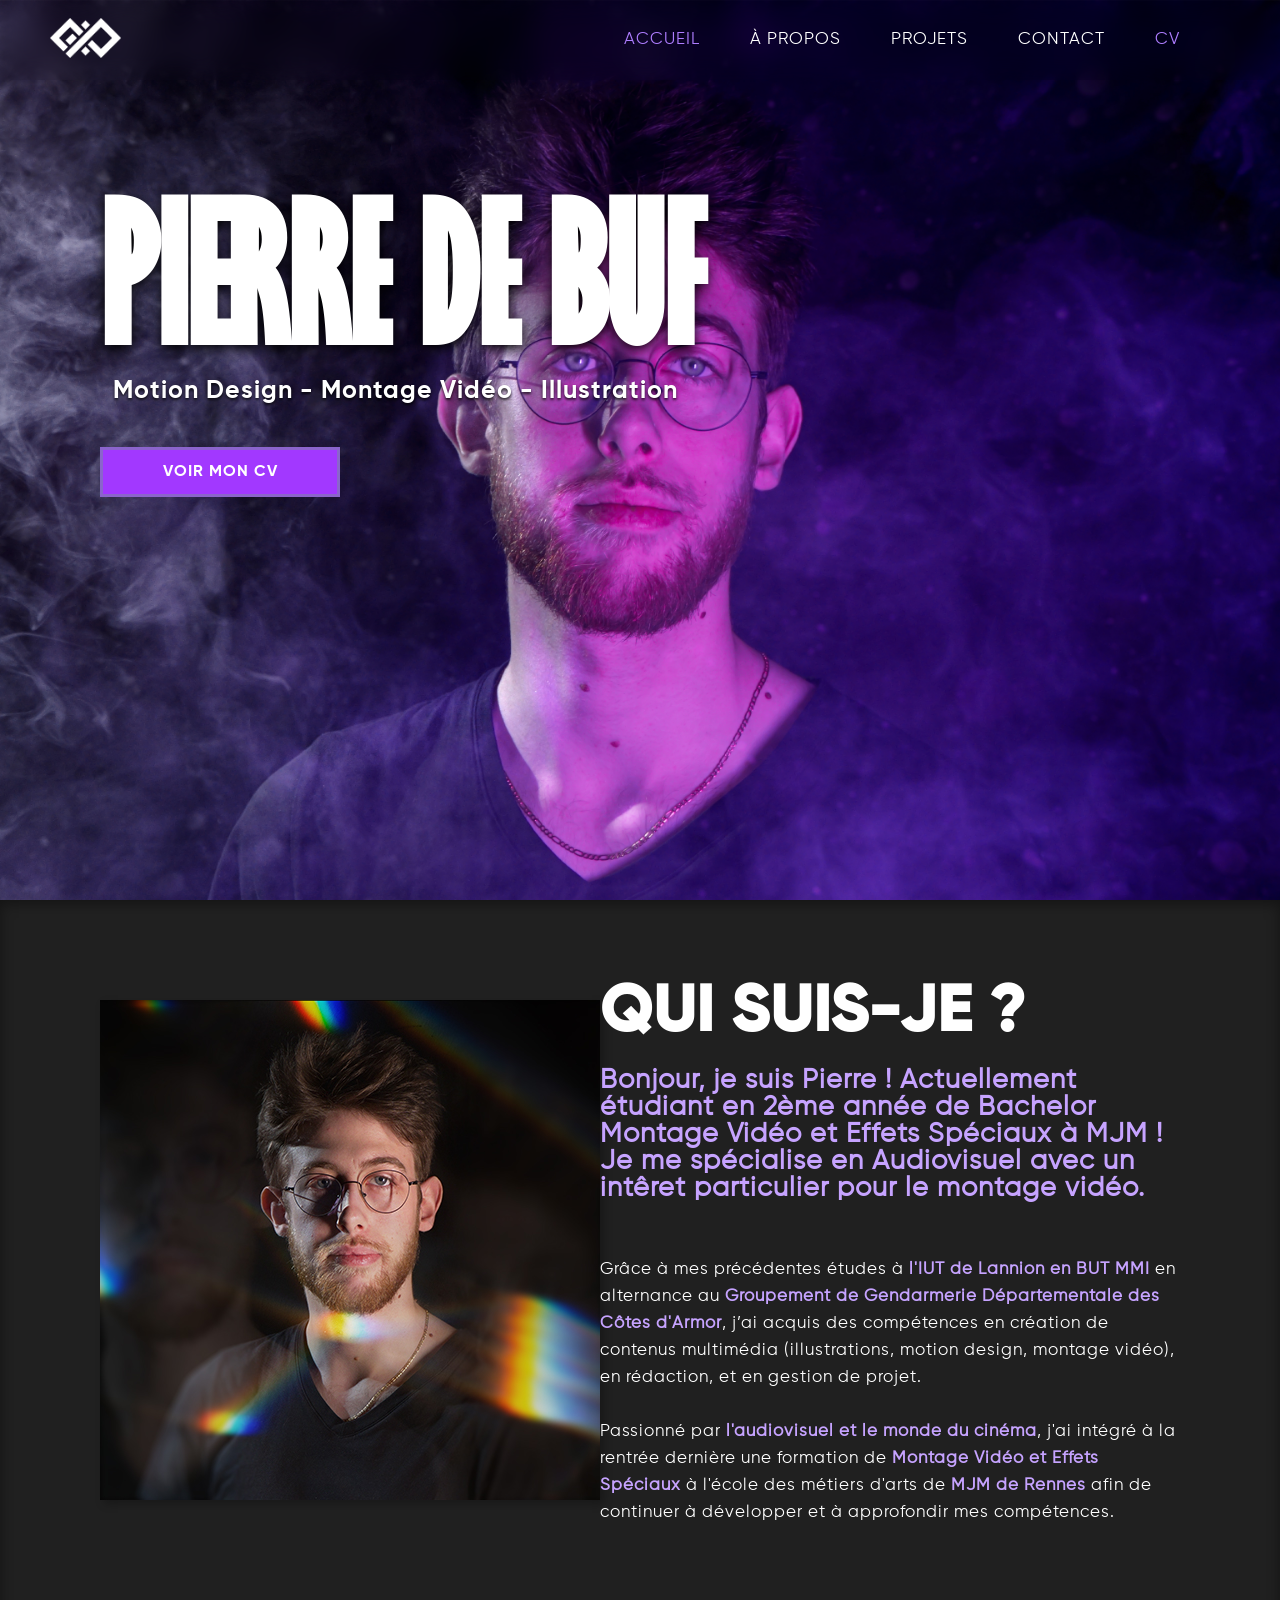
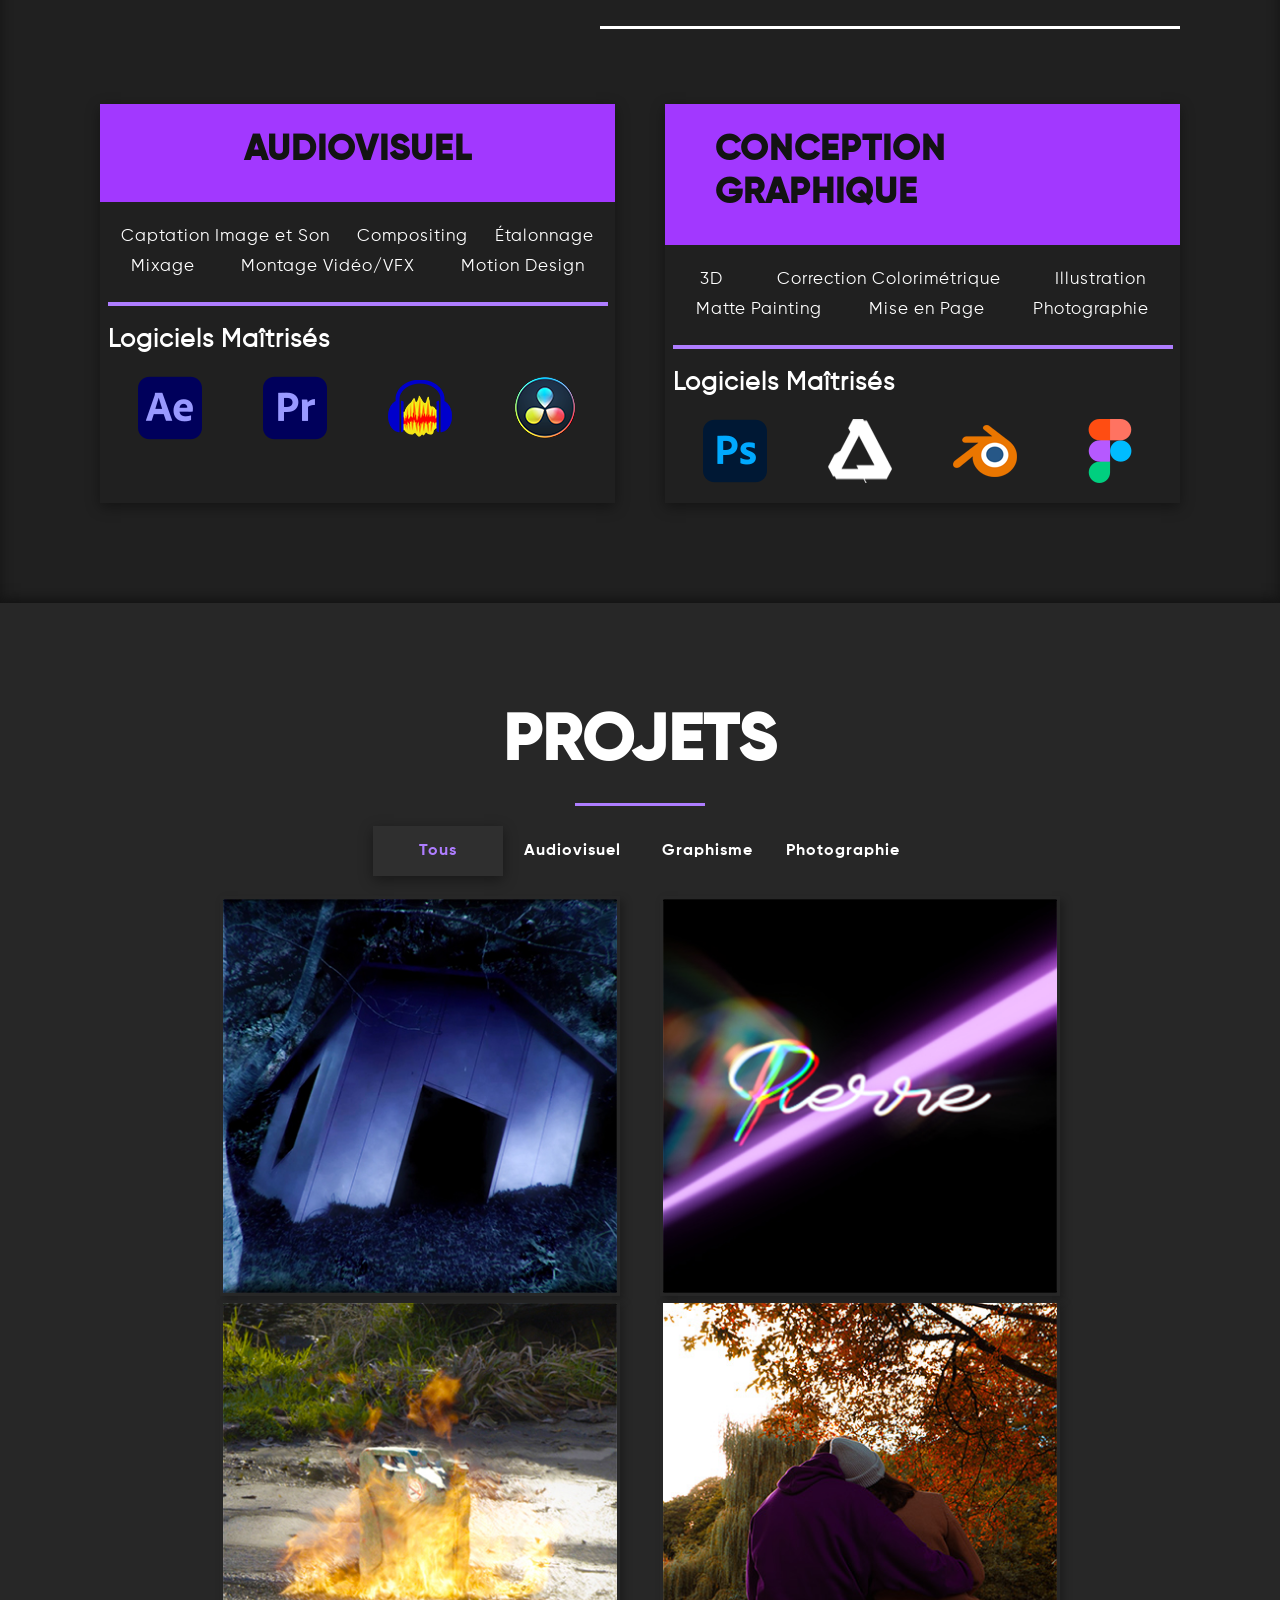
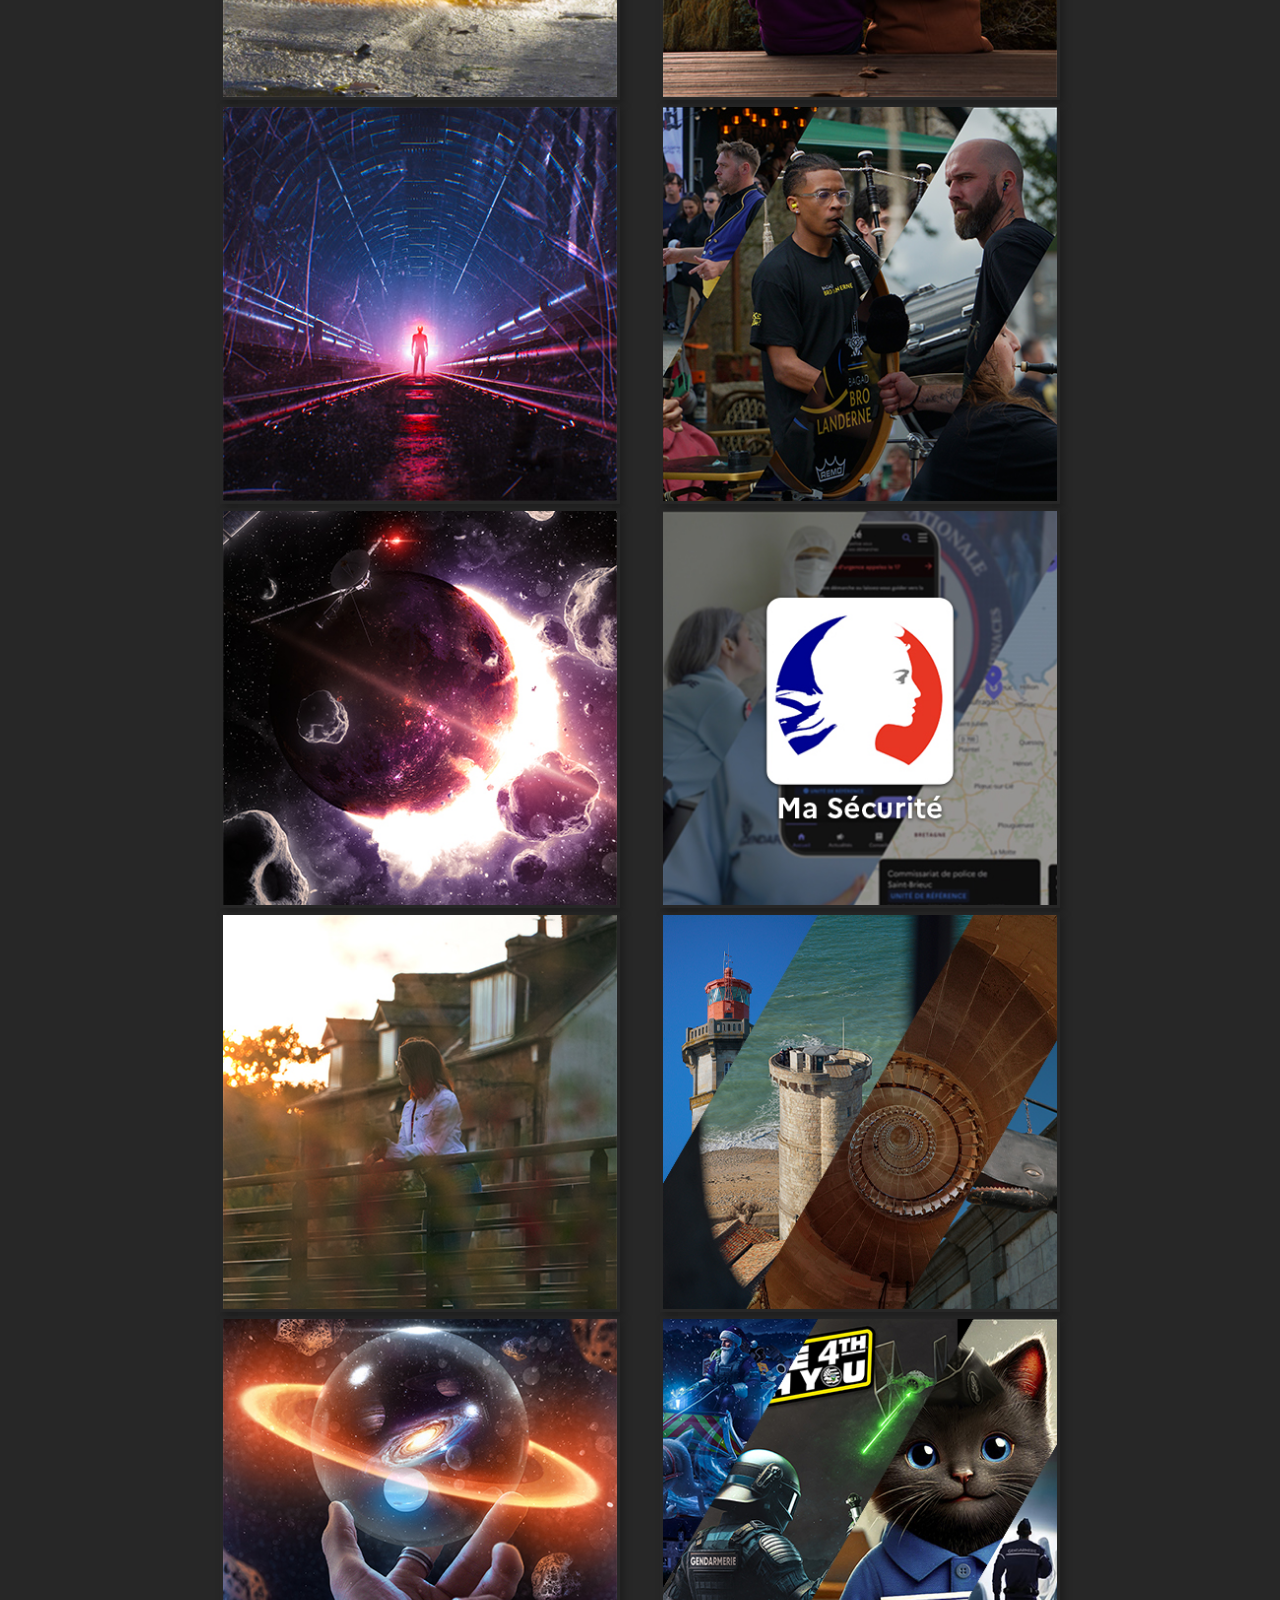
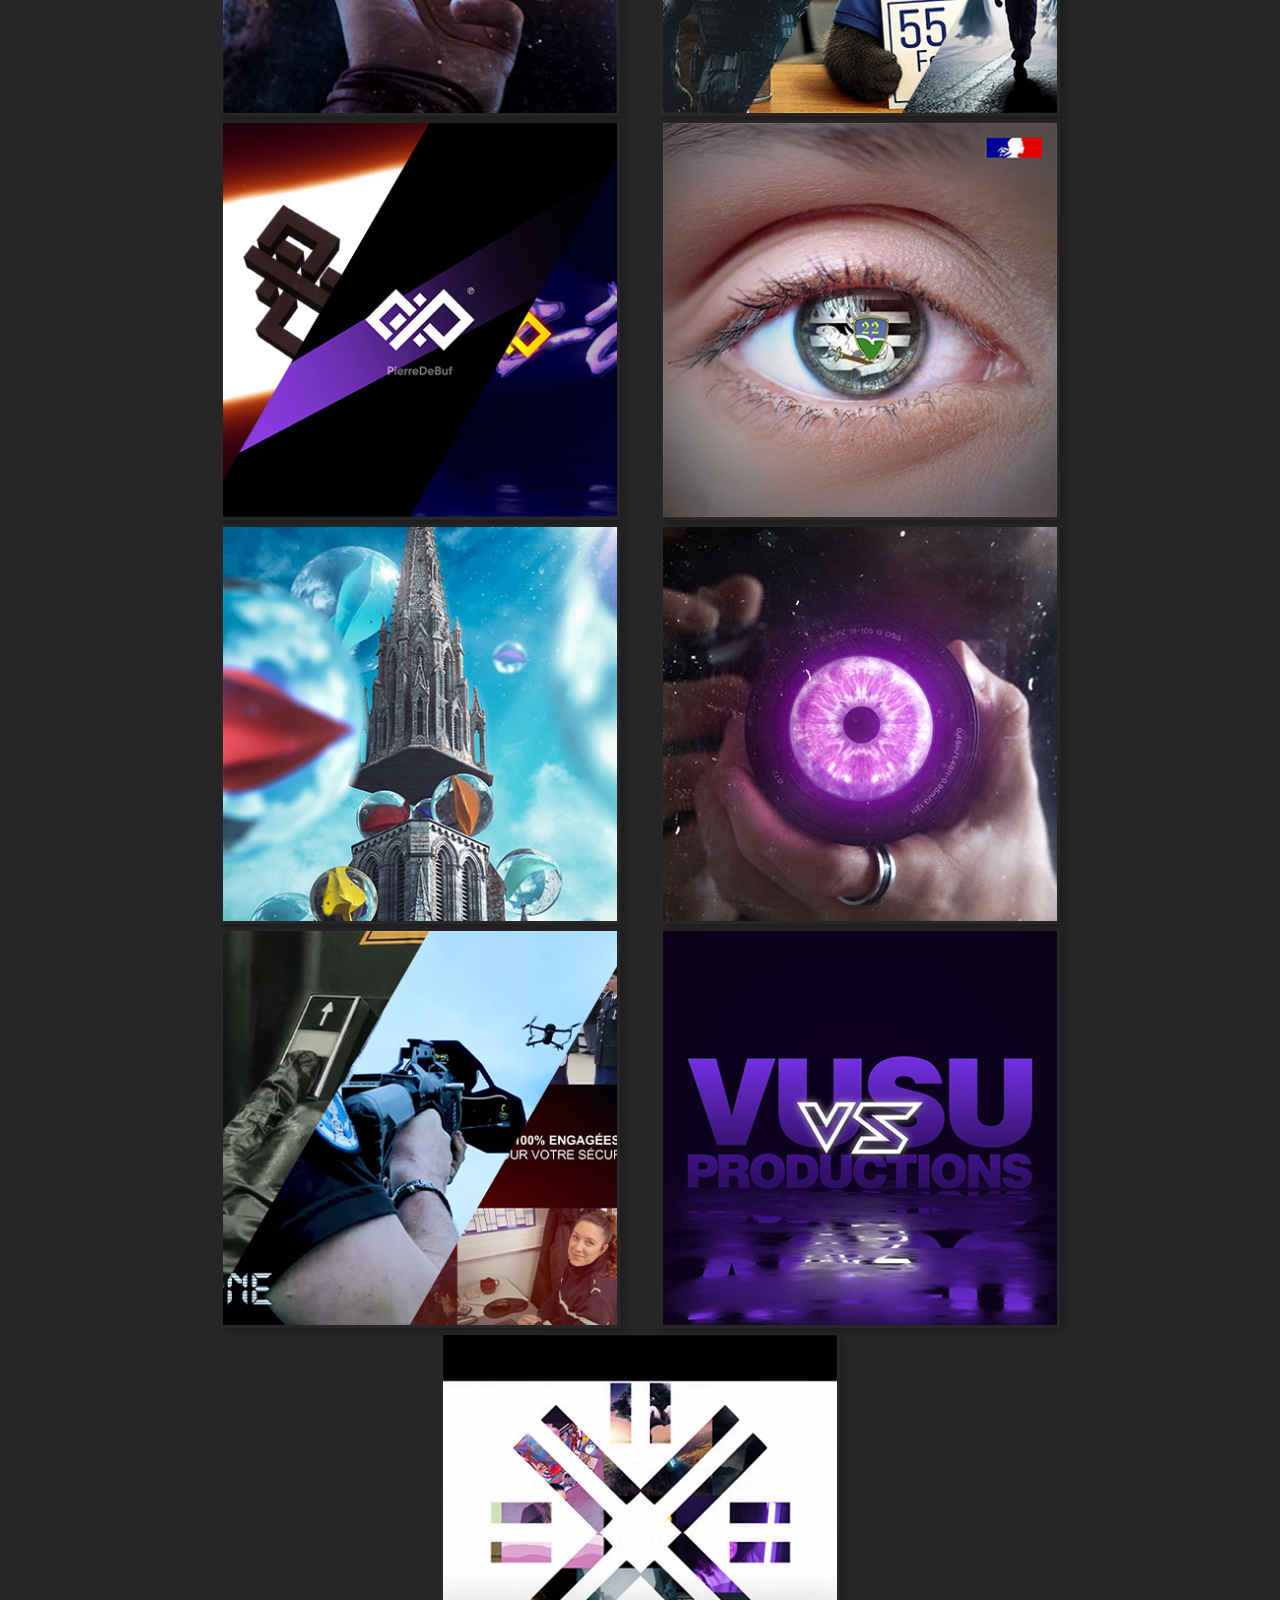
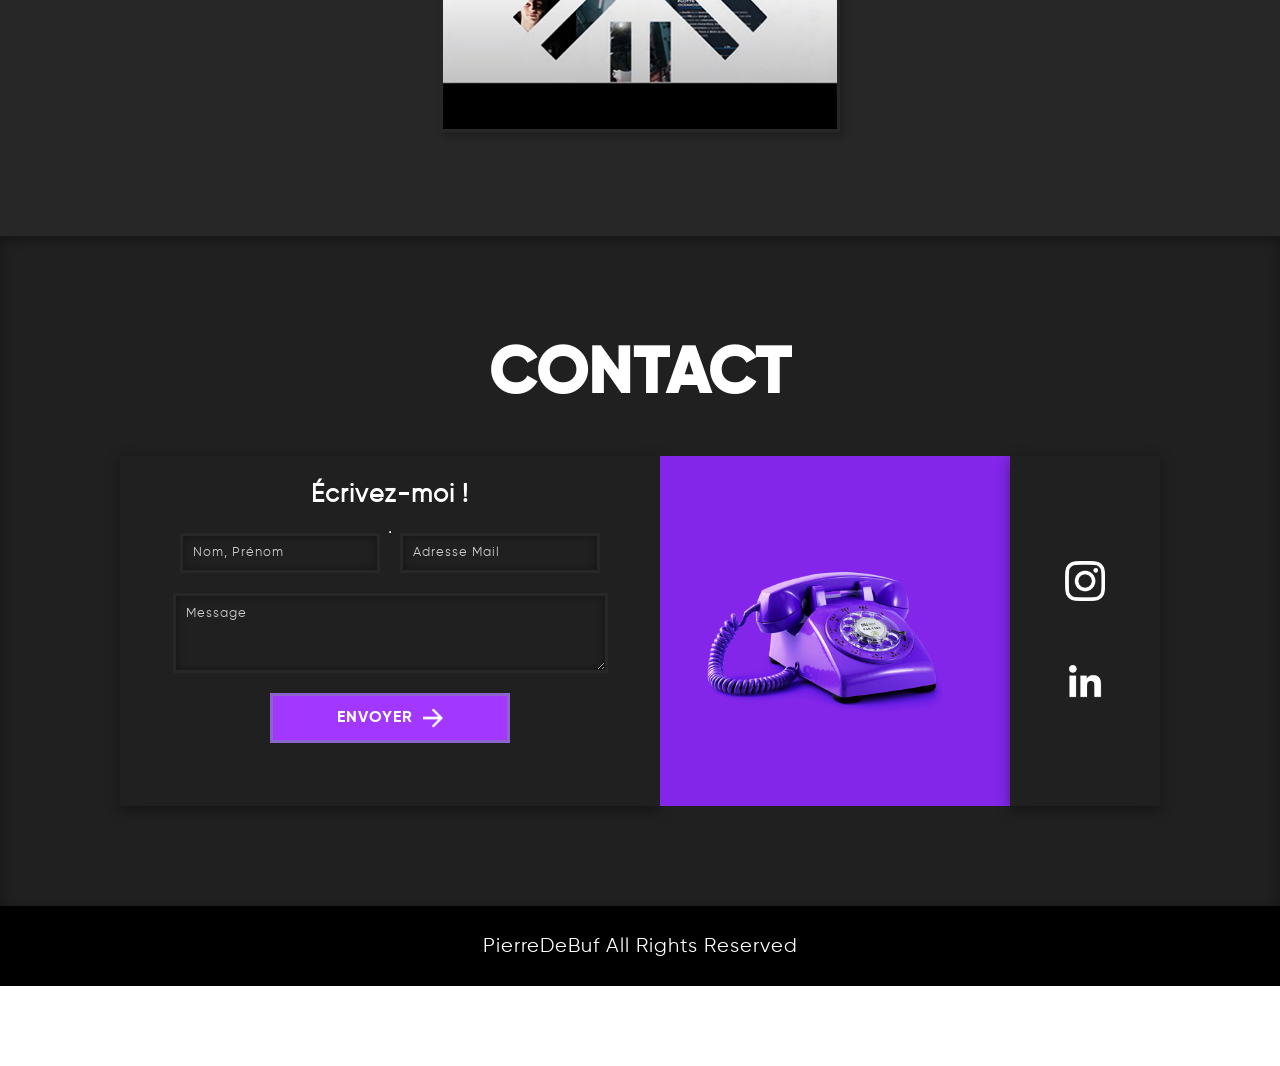
<file: index.html>
<!DOCTYPE html>
<html lang="fr">

<head>
    <meta charset="UTF-8">
    <meta name="viewport" content="width=device-width, initial-scale=1.0">
    <link rel="stylesheet" href="style.css">
    <link rel="icon" sizes="192x192" href="assets/PDB's favico.png">
    <title>PierreDeBuf</title>
</head>

<body>
    <header>
        <nav class="nav">
            <input type="checkbox" id="nav-check">
            <a href="index.html"> <img src="assets/PDB's logo.png"></a>
            <div class="nav-btn">
                <label for="nav-check">
                    <span></span>
                    <span></span>
                    <span></span>
                </label>
            </div>

            <ul class="nav-list">
                <li><a href="index.html">
                        <p id="color">ACCUEIL</p>
                    </a></li>
                <li><a href="#about">
                        <p>À PROPOS</p>
                    </a></li>
                <li><a href="#projects">
                        <p>PROJETS</p>
                    </a></li>
                <li><a href="#contact">
                        <p>CONTACT</p>
                    </a></li>
                <li><a href="assets/DEBUF_Pierre_CV.pdf" target="_blank">
                        <p id="color">CV</p>
                    </a></li>
            </ul>
        </nav>
    </header>
    <main>

        <div id="LandingPage">

            <div id="accueil">
                <h1>PIERRE DE BUF</h1>
                <p>Motion Design - Montage Vidéo - Illustration</p>
                <a href="assets/DEBUF_Pierre_CV.pdf" target="_blank"><button>VOIR MON CV</button></a>
            </div>
        </div>
        <div id="about">
            <div id="top">
                <img src="assets/AboutPic.jpg">
                <div id="droite">
                    <h2>
                        QUI SUIS-JE ?
                    </h2>
                    <p id="accroche">
                        <strong>Bonjour, je suis Pierre ! Actuellement étudiant en 2ème année de Bachelor Montage Vidéo
                            et Effets Spéciaux à MJM !
                            <br> Je me spécialise en
                            Audiovisuel avec un intêret particulier pour le montage vidéo.</strong>
                    </p>
                    <br><br>
                    <p>Grâce à mes précédentes études à <strong>l'IUT de Lannion en BUT MMI</strong> en alternance au
                        <strong>Groupement
                            de Gendarmerie
                            Départementale des Côtes d'Armor</strong>, j’ai acquis des compétences en création de
                        contenus multimédia (illustrations, motion design, montage vidéo), en rédaction, et en gestion
                        de projet.
                        <br><br>

                        Passionné par <strong>l'audiovisuel et le monde du cinéma</strong>,
                        j'ai intégré à la rentrée dernière une formation de <strong>Montage Vidéo et Effets
                            Spéciaux</strong> à l'école des métiers d'arts de <strong>MJM de Rennes</strong> afin de continuer à
                        développer et à approfondir mes compétences.


                    </p>
                </div>
            </div>
            <div id="competences">
                <div class="case">
                    <div class="title">
                        <h3>AUDIOVISUEL</h3>
                    </div>

                    <div class="contenu">
                        <div class="liste">
                            <ul>
                                <li>Captation Image et Son</li>
                                <li>Compositing</li>
                                <li>Étalonnage</li>
                                <li>Mixage</li>
                                <li>Montage Vidéo/VFX</li>
                                <li>Motion Design</li>
                            </ul>
                        </div>

                        <div class="softwares">
                            <h3>Logiciels Maîtrisés</h3>
                            <div class="ligne"><img src="assets/logiciels/aftereffect.png"><img
                                    src="assets/logiciels/premiere.png"><img src="assets/logiciels/audacity.png"><img
                                    src="assets/logiciels/resolve.png"></div>
                        </div>
                    </div>
                </div>
                <div class="case">
                    <div class="title">
                        <h3>CONCEPTION GRAPHIQUE</h3>
                    </div>

                    <div class="contenu">
                        <div class="liste">

                            <ul>
                                <li>3D</li>
                                <li>Correction Colorimétrique</li>
                                <li>Illustration</li>
                                <li>Matte Painting</li>
                                <li>Mise en Page</li>
                                <li>Photographie</li>
                            </ul>
                        </div>
                        <div class="softwares">
                            <h3>Logiciels Maîtrisés</h3>
                            <div class="ligne"><img src="assets/logiciels/photoshop.png"><img
                                    src="assets/logiciels/Affinity.png"><img src="assets/logiciels/blender.png"><img
                                    src="assets/logiciels/figma.png"></div>
                        </div>
                    </div>
                </div>
            </div>
        </div>
        </div>

        <div id="projects">
            <h2>
                PROJETS
            </h2>
            <div id="Menu">
                <div class="article">
                    <button class="active" data-name="tous">Tous</button>
                    <button data-name="audiovisuel">Audiovisuel</button>
                    <button data-name="graphisme">Graphisme</button>
                    <button data-name="photographie">Photographie</button>
                </div>
            </div>
            <div class="images">
                <div class="liste" data-name="audiovisuel"><a href="#modalbox19"><img
                            src="assets/projects/EKUCielLavé.jpg"></a>
                </div>

                <div id="modalbox19" class="modal">
                    <div class="modalcontent">
                        <div class="gauche">
                            <h2>EKU Ciel Lavé</h2>
                            <h3>Contexte</h3>

                            <p>Zone en cours de construction...</p>
                            <br>
                            <h3>Logiciel(s) Utilisé(s)</h3>
                            <div class="ligne"><img src="assets/logiciels/aftereffect.png"><img
                                    src="assets/logiciels/resolve.png"></div>
                        </div>
                        <div class="imgliste"> <iframe
                                src="https://drive.google.com/file/d/1rVjmjjKjNfH8Lj2ivLClJNzY1JrQL_0l/preview"
                                width="640" height="360" allow="autoplay"></iframe></div>


                    </div>
                    <a href="#projets" class="modalclose">&times;</a>
                </div>

                <!---------------------------------------------------------------------------------------------------------------------------------->

                <div class="liste" data-name="audiovisuel"><a href="#modalbox18"><img
                            src="assets/projects/SignaturePDB.jpg"></a>
                </div>

                <div id="modalbox18" class="modal">
                    <div class="modalcontent">
                        <div class="gauche">
                            <h2>Signature PierreDeBuf</h2>
                            <h3>Contexte</h3>

                            <p>Zone en cours de construction...</p>
                            <br>
                            <h3>Logiciel(s) Utilisé(s)</h3>
                            <div class="ligne"><img src="assets/logiciels/aftereffect.png"></div>
                        </div>
                        <div class="imgliste"> <iframe
                                src="https://drive.google.com/file/d/1DXTJGte61Zjr74O9vhVdFlQOfIPoI4_n/preview"
                                width="640" height="360" allow="autoplay"></iframe></div>


                    </div>
                    <a href="#projets" class="modalclose">&times;</a>
                </div>

                <!---------------------------------------------------------------------------------------------------------------------------------->

                <div class="liste" data-name="audiovisuel"><a href="#modalbox17"><img
                            src="assets/projects/FireVFX.jpg"></a>
                </div>

                <div id="modalbox17" class="modal">
                    <div class="modalcontent">
                        <div class="gauche">
                            <h2>Fire VFX</h2>
                            <h3>Contexte</h3>

                            <p>Zone en cours de construction...</p>
                            <br>
                            <h3>Logiciel(s) Utilisé(s)</h3>
                            <div class="ligne"><img src="assets/logiciels/aftereffect.png"><img
                                    src="assets/logiciels/blender.png"></div>
                        </div>
                        <div class="imgliste"> <iframe
                                src="https://drive.google.com/file/d/1ePRbJxBYU4ygOHjWnajZEPDWeLiFkvSu/preview"
                                width="640" height="360" allow="autoplay"></iframe></div>
                    </div>
                    <a href="#projets" class="modalclose">&times;</a>
                </div>

                <!---------------------------------------------------------------------------------------------------------------------------------->

                <div class="liste" data-name="photographie"><a href="#modalbox16"><img
                            src="assets/projects/5ans.jpg"></a>
                </div>

                <div id="modalbox16" class="modal">
                    <div class="modalcontent">
                        <div class="gauche">
                            <h2>5ans de souvenirs</h2>
                            <h3>Contexte</h3>

                            <p>Zone en cours de construction...</p>
                            <br>
                            <h3>Logiciel(s) Utilisé(s)</h3>
                            <div class="ligne"><img src="assets/logiciels/photoshop.png"></div>
                        </div>
                        <blockquote class="instagram-media"
                            data-instgrm-permalink="https://www.instagram.com/p/DPelGVeDSD7/?utm_source=ig_embed&amp;utm_campaign=loading"
                            data-instgrm-version="14"
                            style=" background:#FFF; border:0; border-radius:3px; box-shadow:0 0 1px 0 rgba(0,0,0,0.5),0 1px 10px 0 rgba(0,0,0,0.15); margin: 1px; max-width:540px; min-width:326px; padding:0; width:99.375%; width:-webkit-calc(100% - 2px); width:calc(100% - 2px);">
                            <div style="padding:16px;"> <a
                                    href="https://www.instagram.com/p/DPelGVeDSD7/?utm_source=ig_embed&amp;utm_campaign=loading"
                                    style=" background:#FFFFFF; line-height:0; padding:0 0; text-align:center; text-decoration:none; width:100%;"
                                    target="_blank">
                                    <div style=" display: flex; flex-direction: row; align-items: center;">
                                        <div
                                            style="background-color: #F4F4F4; border-radius: 50%; flex-grow: 0; height: 40px; margin-right: 14px; width: 40px;">
                                        </div>
                                        <div
                                            style="display: flex; flex-direction: column; flex-grow: 1; justify-content: center;">
                                            <div
                                                style=" background-color: #F4F4F4; border-radius: 4px; flex-grow: 0; height: 14px; margin-bottom: 6px; width: 100px;">
                                            </div>
                                            <div
                                                style=" background-color: #F4F4F4; border-radius: 4px; flex-grow: 0; height: 14px; width: 60px;">
                                            </div>
                                        </div>
                                    </div>
                                    <div style="padding: 19% 0;"></div>
                                    <div style="display:block; height:50px; margin:0 auto 12px; width:50px;"><svg
                                            width="50px" height="50px" viewBox="0 0 60 60" version="1.1"
                                            xmlns="https://www.w3.org/2000/svg"
                                            xmlns:xlink="https://www.w3.org/1999/xlink">
                                            <g stroke="none" stroke-width="1" fill="none" fill-rule="evenodd">
                                                <g transform="translate(-511.000000, -20.000000)" fill="#000000">
                                                    <g>
                                                        <path
                                                            d="M556.869,30.41 C554.814,30.41 553.148,32.076 553.148,34.131 C553.148,36.186 554.814,37.852 556.869,37.852 C558.924,37.852 560.59,36.186 560.59,34.131 C560.59,32.076 558.924,30.41 556.869,30.41 M541,60.657 C535.114,60.657 530.342,55.887 530.342,50 C530.342,44.114 535.114,39.342 541,39.342 C546.887,39.342 551.658,44.114 551.658,50 C551.658,55.887 546.887,60.657 541,60.657 M541,33.886 C532.1,33.886 524.886,41.1 524.886,50 C524.886,58.899 532.1,66.113 541,66.113 C549.9,66.113 557.115,58.899 557.115,50 C557.115,41.1 549.9,33.886 541,33.886 M565.378,62.101 C565.244,65.022 564.756,66.606 564.346,67.663 C563.803,69.06 563.154,70.057 562.106,71.106 C561.058,72.155 560.06,72.803 558.662,73.347 C557.607,73.757 556.021,74.244 553.102,74.378 C549.944,74.521 548.997,74.552 541,74.552 C533.003,74.552 532.056,74.521 528.898,74.378 C525.979,74.244 524.393,73.757 523.338,73.347 C521.94,72.803 520.942,72.155 519.894,71.106 C518.846,70.057 518.197,69.06 517.654,67.663 C517.244,66.606 516.755,65.022 516.623,62.101 C516.479,58.943 516.448,57.996 516.448,50 C516.448,42.003 516.479,41.056 516.623,37.899 C516.755,34.978 517.244,33.391 517.654,32.338 C518.197,30.938 518.846,29.942 519.894,28.894 C520.942,27.846 521.94,27.196 523.338,26.654 C524.393,26.244 525.979,25.756 528.898,25.623 C532.057,25.479 533.004,25.448 541,25.448 C548.997,25.448 549.943,25.479 553.102,25.623 C556.021,25.756 557.607,26.244 558.662,26.654 C560.06,27.196 561.058,27.846 562.106,28.894 C563.154,29.942 563.803,30.938 564.346,32.338 C564.756,33.391 565.244,34.978 565.378,37.899 C565.522,41.056 565.552,42.003 565.552,50 C565.552,57.996 565.522,58.943 565.378,62.101 M570.82,37.631 C570.674,34.438 570.167,32.258 569.425,30.349 C568.659,28.377 567.633,26.702 565.965,25.035 C564.297,23.368 562.623,22.342 560.652,21.575 C558.743,20.834 556.562,20.326 553.369,20.18 C550.169,20.033 549.148,20 541,20 C532.853,20 531.831,20.033 528.631,20.18 C525.438,20.326 523.257,20.834 521.349,21.575 C519.376,22.342 517.703,23.368 516.035,25.035 C514.368,26.702 513.342,28.377 512.574,30.349 C511.834,32.258 511.326,34.438 511.181,37.631 C511.035,40.831 511,41.851 511,50 C511,58.147 511.035,59.17 511.181,62.369 C511.326,65.562 511.834,67.743 512.574,69.651 C513.342,71.625 514.368,73.296 516.035,74.965 C517.703,76.634 519.376,77.658 521.349,78.425 C523.257,79.167 525.438,79.673 528.631,79.82 C531.831,79.965 532.853,80.001 541,80.001 C549.148,80.001 550.169,79.965 553.369,79.82 C556.562,79.673 558.743,79.167 560.652,78.425 C562.623,77.658 564.297,76.634 565.965,74.965 C567.633,73.296 568.659,71.625 569.425,69.651 C570.167,67.743 570.674,65.562 570.82,62.369 C570.966,59.17 571,58.147 571,50 C571,41.851 570.966,40.831 570.82,37.631">
                                                        </path>
                                                    </g>
                                                </g>
                                            </g>
                                        </svg></div>
                                    <div style="padding-top: 8px;">
                                        <div
                                            style=" color:#3897f0; font-family:Arial,sans-serif; font-size:14px; font-style:normal; font-weight:550; line-height:18px;">
                                            Voir cette publication sur Instagram</div>
                                    </div>
                                    <div style="padding: 12.5% 0;"></div>
                                    <div
                                        style="display: flex; flex-direction: row; margin-bottom: 14px; align-items: center;">
                                        <div>
                                            <div
                                                style="background-color: #F4F4F4; border-radius: 50%; height: 12.5px; width: 12.5px; transform: translateX(0px) translateY(7px);">
                                            </div>
                                            <div
                                                style="background-color: #F4F4F4; height: 12.5px; transform: rotate(-45deg) translateX(3px) translateY(1px); width: 12.5px; flex-grow: 0; margin-right: 14px; margin-left: 2px;">
                                            </div>
                                            <div
                                                style="background-color: #F4F4F4; border-radius: 50%; height: 12.5px; width: 12.5px; transform: translateX(9px) translateY(-18px);">
                                            </div>
                                        </div>
                                        <div style="margin-left: 8px;">
                                            <div
                                                style=" background-color: #F4F4F4; border-radius: 50%; flex-grow: 0; height: 20px; width: 20px;">
                                            </div>
                                            <div
                                                style=" width: 0; height: 0; border-top: 2px solid transparent; border-left: 6px solid #f4f4f4; border-bottom: 2px solid transparent; transform: translateX(16px) translateY(-4px) rotate(30deg)">
                                            </div>
                                        </div>
                                        <div style="margin-left: auto;">
                                            <div
                                                style=" width: 0px; border-top: 8px solid #F4F4F4; border-right: 8px solid transparent; transform: translateY(16px);">
                                            </div>
                                            <div
                                                style=" background-color: #F4F4F4; flex-grow: 0; height: 12px; width: 16px; transform: translateY(-4px);">
                                            </div>
                                            <div
                                                style=" width: 0; height: 0; border-top: 8px solid #F4F4F4; border-left: 8px solid transparent; transform: translateY(-4px) translateX(8px);">
                                            </div>
                                        </div>
                                    </div>
                                    <div
                                        style="display: flex; flex-direction: column; flex-grow: 1; justify-content: center; margin-bottom: 24px;">
                                        <div
                                            style=" background-color: #F4F4F4; border-radius: 4px; flex-grow: 0; height: 14px; margin-bottom: 6px; width: 224px;">
                                        </div>
                                        <div
                                            style=" background-color: #F4F4F4; border-radius: 4px; flex-grow: 0; height: 14px; width: 144px;">
                                        </div>
                                    </div>
                                </a>
                                <p
                                    style=" color:#c9c8cd; font-family:Arial,sans-serif; font-size:14px; line-height:17px; margin-bottom:0; margin-top:8px; overflow:hidden; padding:8px 0 7px; text-align:center; text-overflow:ellipsis; white-space:nowrap;">
                                    <a href="https://www.instagram.com/p/DPelGVeDSD7/?utm_source=ig_embed&amp;utm_campaign=loading"
                                        style=" color:#c9c8cd; font-family:Arial,sans-serif; font-size:14px; font-style:normal; font-weight:normal; line-height:17px; text-decoration:none;"
                                        target="_blank">Une publication partagée par PierreDeBuf (@pierre_de_buf)</a>
                                </p>
                            </div>
                        </blockquote>
                        <script async src="//www.instagram.com/embed.js"></script>


                    </div>
                    <a href="#projets" class="modalclose">&times;</a>
                </div>

                <!---------------------------------------------------------------------------------------------------------------------------------->

                <div class="liste" data-name="graphisme"><a href="#modalbox15"><img src="assets/projects/Metro.jpg"></a>
                </div>

                <div id="modalbox15" class="modal">
                    <div class="modalcontent">
                        <div class="gauche">
                            <h2>Métro</h2>
                            <h3>Contexte</h3>

                            <p>Zone en cours de construction...</p>
                            <br>
                            <h3>Logiciel(s) Utilisé(s)</h3>
                            <div class="ligne"><img src="assets/logiciels/blender.png"><img
                                    src="assets/logiciels/photoshop.png"></div>
                        </div>
                        <blockquote class="instagram-media"
                            data-instgrm-permalink="https://www.instagram.com/p/DOETTKYjXUa/?utm_source=ig_embed&amp;utm_campaign=loading"
                            data-instgrm-version="14"
                            style=" background:#FFF; border:0; border-radius:3px; box-shadow:0 0 1px 0 rgba(0,0,0,0.5),0 1px 10px 0 rgba(0,0,0,0.15); margin: 1px; max-width:540px; min-width:326px; padding:0; width:99.375%; width:-webkit-calc(100% - 2px); width:calc(100% - 2px);">
                            <div style="padding:16px;"> <a
                                    href="https://www.instagram.com/p/DOETTKYjXUa/?utm_source=ig_embed&amp;utm_campaign=loading"
                                    style=" background:#FFFFFF; line-height:0; padding:0 0; text-align:center; text-decoration:none; width:100%;"
                                    target="_blank">
                                    <div style=" display: flex; flex-direction: row; align-items: center;">
                                        <div
                                            style="background-color: #F4F4F4; border-radius: 50%; flex-grow: 0; height: 40px; margin-right: 14px; width: 40px;">
                                        </div>
                                        <div
                                            style="display: flex; flex-direction: column; flex-grow: 1; justify-content: center;">
                                            <div
                                                style=" background-color: #F4F4F4; border-radius: 4px; flex-grow: 0; height: 14px; margin-bottom: 6px; width: 100px;">
                                            </div>
                                            <div
                                                style=" background-color: #F4F4F4; border-radius: 4px; flex-grow: 0; height: 14px; width: 60px;">
                                            </div>
                                        </div>
                                    </div>
                                    <div style="padding: 19% 0;"></div>
                                    <div style="display:block; height:50px; margin:0 auto 12px; width:50px;"><svg
                                            width="50px" height="50px" viewBox="0 0 60 60" version="1.1"
                                            xmlns="https://www.w3.org/2000/svg"
                                            xmlns:xlink="https://www.w3.org/1999/xlink">
                                            <g stroke="none" stroke-width="1" fill="none" fill-rule="evenodd">
                                                <g transform="translate(-511.000000, -20.000000)" fill="#000000">
                                                    <g>
                                                        <path
                                                            d="M556.869,30.41 C554.814,30.41 553.148,32.076 553.148,34.131 C553.148,36.186 554.814,37.852 556.869,37.852 C558.924,37.852 560.59,36.186 560.59,34.131 C560.59,32.076 558.924,30.41 556.869,30.41 M541,60.657 C535.114,60.657 530.342,55.887 530.342,50 C530.342,44.114 535.114,39.342 541,39.342 C546.887,39.342 551.658,44.114 551.658,50 C551.658,55.887 546.887,60.657 541,60.657 M541,33.886 C532.1,33.886 524.886,41.1 524.886,50 C524.886,58.899 532.1,66.113 541,66.113 C549.9,66.113 557.115,58.899 557.115,50 C557.115,41.1 549.9,33.886 541,33.886 M565.378,62.101 C565.244,65.022 564.756,66.606 564.346,67.663 C563.803,69.06 563.154,70.057 562.106,71.106 C561.058,72.155 560.06,72.803 558.662,73.347 C557.607,73.757 556.021,74.244 553.102,74.378 C549.944,74.521 548.997,74.552 541,74.552 C533.003,74.552 532.056,74.521 528.898,74.378 C525.979,74.244 524.393,73.757 523.338,73.347 C521.94,72.803 520.942,72.155 519.894,71.106 C518.846,70.057 518.197,69.06 517.654,67.663 C517.244,66.606 516.755,65.022 516.623,62.101 C516.479,58.943 516.448,57.996 516.448,50 C516.448,42.003 516.479,41.056 516.623,37.899 C516.755,34.978 517.244,33.391 517.654,32.338 C518.197,30.938 518.846,29.942 519.894,28.894 C520.942,27.846 521.94,27.196 523.338,26.654 C524.393,26.244 525.979,25.756 528.898,25.623 C532.057,25.479 533.004,25.448 541,25.448 C548.997,25.448 549.943,25.479 553.102,25.623 C556.021,25.756 557.607,26.244 558.662,26.654 C560.06,27.196 561.058,27.846 562.106,28.894 C563.154,29.942 563.803,30.938 564.346,32.338 C564.756,33.391 565.244,34.978 565.378,37.899 C565.522,41.056 565.552,42.003 565.552,50 C565.552,57.996 565.522,58.943 565.378,62.101 M570.82,37.631 C570.674,34.438 570.167,32.258 569.425,30.349 C568.659,28.377 567.633,26.702 565.965,25.035 C564.297,23.368 562.623,22.342 560.652,21.575 C558.743,20.834 556.562,20.326 553.369,20.18 C550.169,20.033 549.148,20 541,20 C532.853,20 531.831,20.033 528.631,20.18 C525.438,20.326 523.257,20.834 521.349,21.575 C519.376,22.342 517.703,23.368 516.035,25.035 C514.368,26.702 513.342,28.377 512.574,30.349 C511.834,32.258 511.326,34.438 511.181,37.631 C511.035,40.831 511,41.851 511,50 C511,58.147 511.035,59.17 511.181,62.369 C511.326,65.562 511.834,67.743 512.574,69.651 C513.342,71.625 514.368,73.296 516.035,74.965 C517.703,76.634 519.376,77.658 521.349,78.425 C523.257,79.167 525.438,79.673 528.631,79.82 C531.831,79.965 532.853,80.001 541,80.001 C549.148,80.001 550.169,79.965 553.369,79.82 C556.562,79.673 558.743,79.167 560.652,78.425 C562.623,77.658 564.297,76.634 565.965,74.965 C567.633,73.296 568.659,71.625 569.425,69.651 C570.167,67.743 570.674,65.562 570.82,62.369 C570.966,59.17 571,58.147 571,50 C571,41.851 570.966,40.831 570.82,37.631">
                                                        </path>
                                                    </g>
                                                </g>
                                            </g>
                                        </svg></div>
                                    <div style="padding-top: 8px;">
                                        <div
                                            style=" color:#3897f0; font-family:Arial,sans-serif; font-size:14px; font-style:normal; font-weight:550; line-height:18px;">
                                            Voir cette publication sur Instagram</div>
                                    </div>
                                    <div style="padding: 12.5% 0;"></div>
                                    <div
                                        style="display: flex; flex-direction: row; margin-bottom: 14px; align-items: center;">
                                        <div>
                                            <div
                                                style="background-color: #F4F4F4; border-radius: 50%; height: 12.5px; width: 12.5px; transform: translateX(0px) translateY(7px);">
                                            </div>
                                            <div
                                                style="background-color: #F4F4F4; height: 12.5px; transform: rotate(-45deg) translateX(3px) translateY(1px); width: 12.5px; flex-grow: 0; margin-right: 14px; margin-left: 2px;">
                                            </div>
                                            <div
                                                style="background-color: #F4F4F4; border-radius: 50%; height: 12.5px; width: 12.5px; transform: translateX(9px) translateY(-18px);">
                                            </div>
                                        </div>
                                        <div style="margin-left: 8px;">
                                            <div
                                                style=" background-color: #F4F4F4; border-radius: 50%; flex-grow: 0; height: 20px; width: 20px;">
                                            </div>
                                            <div
                                                style=" width: 0; height: 0; border-top: 2px solid transparent; border-left: 6px solid #f4f4f4; border-bottom: 2px solid transparent; transform: translateX(16px) translateY(-4px) rotate(30deg)">
                                            </div>
                                        </div>
                                        <div style="margin-left: auto;">
                                            <div
                                                style=" width: 0px; border-top: 8px solid #F4F4F4; border-right: 8px solid transparent; transform: translateY(16px);">
                                            </div>
                                            <div
                                                style=" background-color: #F4F4F4; flex-grow: 0; height: 12px; width: 16px; transform: translateY(-4px);">
                                            </div>
                                            <div
                                                style=" width: 0; height: 0; border-top: 8px solid #F4F4F4; border-left: 8px solid transparent; transform: translateY(-4px) translateX(8px);">
                                            </div>
                                        </div>
                                    </div>
                                    <div
                                        style="display: flex; flex-direction: column; flex-grow: 1; justify-content: center; margin-bottom: 24px;">
                                        <div
                                            style=" background-color: #F4F4F4; border-radius: 4px; flex-grow: 0; height: 14px; margin-bottom: 6px; width: 224px;">
                                        </div>
                                        <div
                                            style=" background-color: #F4F4F4; border-radius: 4px; flex-grow: 0; height: 14px; width: 144px;">
                                        </div>
                                    </div>
                                </a>
                                <p
                                    style=" color:#c9c8cd; font-family:Arial,sans-serif; font-size:14px; line-height:17px; margin-bottom:0; margin-top:8px; overflow:hidden; padding:8px 0 7px; text-align:center; text-overflow:ellipsis; white-space:nowrap;">
                                    <a href="https://www.instagram.com/p/DOETTKYjXUa/?utm_source=ig_embed&amp;utm_campaign=loading"
                                        style=" color:#c9c8cd; font-family:Arial,sans-serif; font-size:14px; font-style:normal; font-weight:normal; line-height:17px; text-decoration:none;"
                                        target="_blank">Une publication partagée par PierreDeBuf (@pierre_de_buf)</a>
                                </p>
                            </div>
                        </blockquote>
                        <script async src="//www.instagram.com/embed.js"></script>


                    </div>
                    <a href="#projets" class="modalclose">&times;</a>
                </div>

                <!---------------------------------------------------------------------------------------------------------------------------------->

                <div class="liste" data-name="photographie"><a href="#modalbox14"><img
                            src="assets/projects/RépéPubliqueBBL.jpg"></a>
                </div>

                <div id="modalbox14" class="modal">
                    <div class="modalcontent">
                        <div class="gauche">
                            <h2>Répétition publique du Bagad Bro Landerne</h2>
                            <h3>Contexte</h3>

                            <p>Série photographique immersive capturant l’énergie et la passion du Bagad Bro Landerne
                                lors de leur répétition publique à Landerneau.</p>
                            <br>
                            <h3>Déroulé du projet</h3>
                            <p><strong>● Prise de vue en conditions réelles :</strong> Captation d’instantanés pendant
                                la répétition publique du Bagad Bro Landerne devant le Family de Landerneau, en
                                privilégiant la spontanéité et l’énergie du moment.<br><br><strong>● Sélection et tri
                                    :</strong> Analyse et choix des clichés les plus représentatifs, mettant en valeur à
                                la fois l’ambiance musicale, les musiciens et les interactions avec le
                                public.<br><br><strong>● Post-traitement et préparation à la
                                    publication :</strong>
                                Retouches colorimétriques pour harmoniser la série, optimisation des contrastes et
                                détails. Organisation et mise en forme pour une publication collaborative.<br><br>
                            <h3>Acquis</h3>
                            <p><strong>● Hard skills :</strong> Gestion de la lumière naturelle, Photographie
                                événementielle, Post-traitement, Préparation de publication, Tri et sélection d’images
                                <br><br>
                                <strong>● Soft skills :</strong> Autonomie, Collaboration, Créativité, Observation,
                                Organisation, Réactivité, Sens de la composition
                            </p>
                            <br>
                            <h3>Logiciel(s) Utilisé(s)</h3>
                            <div class="ligne"><img src="assets/logiciels/photoshop.png"></div>
                        </div>
                        <blockquote class="instagram-media"
                            data-instgrm-permalink="https://www.instagram.com/p/DM0cSM3xE6S/?utm_source=ig_embed&amp;utm_campaign=loading"
                            data-instgrm-version="14"
                            style=" background:#FFF; border:0; border-radius:3px; box-shadow:0 0 1px 0 rgba(0,0,0,0.5),0 1px 10px 0 rgba(0,0,0,0.15); margin: 1px; max-width:540px; min-width:326px; padding:0; width:99.375%; width:-webkit-calc(100% - 2px); width:calc(100% - 2px);">
                            <div style="padding:16px;"> <a
                                    href="https://www.instagram.com/p/DM0cSM3xE6S/?utm_source=ig_embed&amp;utm_campaign=loading"
                                    style=" background:#FFFFFF; line-height:0; padding:0 0; text-align:center; text-decoration:none; width:100%;"
                                    target="_blank">
                                    <div style=" display: flex; flex-direction: row; align-items: center;">
                                        <div
                                            style="background-color: #F4F4F4; border-radius: 50%; flex-grow: 0; height: 40px; margin-right: 14px; width: 40px;">
                                        </div>
                                        <div
                                            style="display: flex; flex-direction: column; flex-grow: 1; justify-content: center;">
                                            <div
                                                style=" background-color: #F4F4F4; border-radius: 4px; flex-grow: 0; height: 14px; margin-bottom: 6px; width: 100px;">
                                            </div>
                                            <div
                                                style=" background-color: #F4F4F4; border-radius: 4px; flex-grow: 0; height: 14px; width: 60px;">
                                            </div>
                                        </div>
                                    </div>
                                    <div style="padding: 19% 0;"></div>
                                    <div style="display:block; height:50px; margin:0 auto 12px; width:50px;"><svg
                                            width="50px" height="50px" viewBox="0 0 60 60" version="1.1"
                                            xmlns="https://www.w3.org/2000/svg"
                                            xmlns:xlink="https://www.w3.org/1999/xlink">
                                            <g stroke="none" stroke-width="1" fill="none" fill-rule="evenodd">
                                                <g transform="translate(-511.000000, -20.000000)" fill="#000000">
                                                    <g>
                                                        <path
                                                            d="M556.869,30.41 C554.814,30.41 553.148,32.076 553.148,34.131 C553.148,36.186 554.814,37.852 556.869,37.852 C558.924,37.852 560.59,36.186 560.59,34.131 C560.59,32.076 558.924,30.41 556.869,30.41 M541,60.657 C535.114,60.657 530.342,55.887 530.342,50 C530.342,44.114 535.114,39.342 541,39.342 C546.887,39.342 551.658,44.114 551.658,50 C551.658,55.887 546.887,60.657 541,60.657 M541,33.886 C532.1,33.886 524.886,41.1 524.886,50 C524.886,58.899 532.1,66.113 541,66.113 C549.9,66.113 557.115,58.899 557.115,50 C557.115,41.1 549.9,33.886 541,33.886 M565.378,62.101 C565.244,65.022 564.756,66.606 564.346,67.663 C563.803,69.06 563.154,70.057 562.106,71.106 C561.058,72.155 560.06,72.803 558.662,73.347 C557.607,73.757 556.021,74.244 553.102,74.378 C549.944,74.521 548.997,74.552 541,74.552 C533.003,74.552 532.056,74.521 528.898,74.378 C525.979,74.244 524.393,73.757 523.338,73.347 C521.94,72.803 520.942,72.155 519.894,71.106 C518.846,70.057 518.197,69.06 517.654,67.663 C517.244,66.606 516.755,65.022 516.623,62.101 C516.479,58.943 516.448,57.996 516.448,50 C516.448,42.003 516.479,41.056 516.623,37.899 C516.755,34.978 517.244,33.391 517.654,32.338 C518.197,30.938 518.846,29.942 519.894,28.894 C520.942,27.846 521.94,27.196 523.338,26.654 C524.393,26.244 525.979,25.756 528.898,25.623 C532.057,25.479 533.004,25.448 541,25.448 C548.997,25.448 549.943,25.479 553.102,25.623 C556.021,25.756 557.607,26.244 558.662,26.654 C560.06,27.196 561.058,27.846 562.106,28.894 C563.154,29.942 563.803,30.938 564.346,32.338 C564.756,33.391 565.244,34.978 565.378,37.899 C565.522,41.056 565.552,42.003 565.552,50 C565.552,57.996 565.522,58.943 565.378,62.101 M570.82,37.631 C570.674,34.438 570.167,32.258 569.425,30.349 C568.659,28.377 567.633,26.702 565.965,25.035 C564.297,23.368 562.623,22.342 560.652,21.575 C558.743,20.834 556.562,20.326 553.369,20.18 C550.169,20.033 549.148,20 541,20 C532.853,20 531.831,20.033 528.631,20.18 C525.438,20.326 523.257,20.834 521.349,21.575 C519.376,22.342 517.703,23.368 516.035,25.035 C514.368,26.702 513.342,28.377 512.574,30.349 C511.834,32.258 511.326,34.438 511.181,37.631 C511.035,40.831 511,41.851 511,50 C511,58.147 511.035,59.17 511.181,62.369 C511.326,65.562 511.834,67.743 512.574,69.651 C513.342,71.625 514.368,73.296 516.035,74.965 C517.703,76.634 519.376,77.658 521.349,78.425 C523.257,79.167 525.438,79.673 528.631,79.82 C531.831,79.965 532.853,80.001 541,80.001 C549.148,80.001 550.169,79.965 553.369,79.82 C556.562,79.673 558.743,79.167 560.652,78.425 C562.623,77.658 564.297,76.634 565.965,74.965 C567.633,73.296 568.659,71.625 569.425,69.651 C570.167,67.743 570.674,65.562 570.82,62.369 C570.966,59.17 571,58.147 571,50 C571,41.851 570.966,40.831 570.82,37.631">
                                                        </path>
                                                    </g>
                                                </g>
                                            </g>
                                        </svg></div>
                                    <div style="padding-top: 8px;">
                                        <div
                                            style=" color:#3897f0; font-family:Arial,sans-serif; font-size:14px; font-style:normal; font-weight:550; line-height:18px;">
                                            Voir cette publication sur Instagram</div>
                                    </div>
                                    <div style="padding: 12.5% 0;"></div>
                                    <div
                                        style="display: flex; flex-direction: row; margin-bottom: 14px; align-items: center;">
                                        <div>
                                            <div
                                                style="background-color: #F4F4F4; border-radius: 50%; height: 12.5px; width: 12.5px; transform: translateX(0px) translateY(7px);">
                                            </div>
                                            <div
                                                style="background-color: #F4F4F4; height: 12.5px; transform: rotate(-45deg) translateX(3px) translateY(1px); width: 12.5px; flex-grow: 0; margin-right: 14px; margin-left: 2px;">
                                            </div>
                                            <div
                                                style="background-color: #F4F4F4; border-radius: 50%; height: 12.5px; width: 12.5px; transform: translateX(9px) translateY(-18px);">
                                            </div>
                                        </div>
                                        <div style="margin-left: 8px;">
                                            <div
                                                style=" background-color: #F4F4F4; border-radius: 50%; flex-grow: 0; height: 20px; width: 20px;">
                                            </div>
                                            <div
                                                style=" width: 0; height: 0; border-top: 2px solid transparent; border-left: 6px solid #f4f4f4; border-bottom: 2px solid transparent; transform: translateX(16px) translateY(-4px) rotate(30deg)">
                                            </div>
                                        </div>
                                        <div style="margin-left: auto;">
                                            <div
                                                style=" width: 0px; border-top: 8px solid #F4F4F4; border-right: 8px solid transparent; transform: translateY(16px);">
                                            </div>
                                            <div
                                                style=" background-color: #F4F4F4; flex-grow: 0; height: 12px; width: 16px; transform: translateY(-4px);">
                                            </div>
                                            <div
                                                style=" width: 0; height: 0; border-top: 8px solid #F4F4F4; border-left: 8px solid transparent; transform: translateY(-4px) translateX(8px);">
                                            </div>
                                        </div>
                                    </div>
                                    <div
                                        style="display: flex; flex-direction: column; flex-grow: 1; justify-content: center; margin-bottom: 24px;">
                                        <div
                                            style=" background-color: #F4F4F4; border-radius: 4px; flex-grow: 0; height: 14px; margin-bottom: 6px; width: 224px;">
                                        </div>
                                        <div
                                            style=" background-color: #F4F4F4; border-radius: 4px; flex-grow: 0; height: 14px; width: 144px;">
                                        </div>
                                    </div>
                                </a>
                                <p
                                    style=" color:#c9c8cd; font-family:Arial,sans-serif; font-size:14px; line-height:17px; margin-bottom:0; margin-top:8px; overflow:hidden; padding:8px 0 7px; text-align:center; text-overflow:ellipsis; white-space:nowrap;">
                                    <a href="https://www.instagram.com/p/DM0cSM3xE6S/?utm_source=ig_embed&amp;utm_campaign=loading"
                                        style=" color:#c9c8cd; font-family:Arial,sans-serif; font-size:14px; font-style:normal; font-weight:normal; line-height:17px; text-decoration:none;"
                                        target="_blank">Une publication partagée par Bagad Bro Landerne
                                        (@bagadbrolanderne)</a>
                                </p>
                            </div>
                        </blockquote>
                        <script async src="//www.instagram.com/embed.js"></script>


                    </div>
                    <a href="#projets" class="modalclose">&times;</a>
                </div>

                <!---------------------------------------------------------------------------------------------------------------------------------->


                <div class="liste" data-name="graphisme"><a href="#modalbox13"><img
                            src="assets/projects/Eclipse.jpg"></a>
                </div>

                <div id="modalbox13" class="modal">
                    <div class="modalcontent">
                        <div class="gauche">
                            <h2>Juste une Éclipse</h2>
                            <h3>Contexte</h3>

                            <p>Photomontage spatial combinant animation, 3D et matte painting, représentant une éclipse,
                                Voyager 1 et des astéroïdes dans une scène immersive.</p>
                            <br>
                            <h3>Déroulé du projet</h3>
                            <p><strong>● Création de l’éclipse :</strong> Réalisation d’une image réaliste de
                                l’éclipse directement sur After Effects, en jouant sur les ombres, la luminosité et les
                                halos lumineux pour obtenir un rendu immersif.<br><br><strong>● Élaboration des éléments
                                    3D :</strong> Modélisation en 3D sur Blender d’objets clés : panneau solaire, sonde
                                Voyager 1 et astéroïdes, avec texturage et éclairage adaptés à la scène
                                spatiale.<br><br><strong>● Composition en matte painting :</strong>
                                Assemblage final des éléments sur Photoshop pour créer la composition complète :
                                intégration harmonieuse des objets 3D, ajustement colorimétrique global et ajout de
                                détails atmosphériques<br><br>
                            <h3>Acquis</h3>
                            <p><strong>● Hard skills :</strong> After Effects, Blender 3D, Gestion des lumières,
                                Intégration multimédia, Photoshop
                                <br><br>
                                <strong>● Soft skills :</strong> Adaptabilité, Autonomie, Créativité, Gestion de projet,
                                Polyvalence, Rigueur, Sens de l’esthétique
                            </p>
                            <br>
                            <h3>Logiciel(s) Utilisé(s)</h3>
                            <div class="ligne"><img src="assets/logiciels/aftereffect.png"><img
                                    src="assets/logiciels/blender.png"><img src="assets/logiciels/photoshop.png"></div>
                        </div>
                        <blockquote class="instagram-media"
                            data-instgrm-permalink="https://www.instagram.com/p/DMi_K9CNSHw/?utm_source=ig_embed&amp;utm_campaign=loading"
                            data-instgrm-version="14"
                            style=" background:#FFF; border:0; border-radius:3px; box-shadow:0 0 1px 0 rgba(0,0,0,0.5),0 1px 10px 0 rgba(0,0,0,0.15); margin: 1px; max-width:540px; min-width:326px; padding:0; width:99.375%; width:-webkit-calc(100% - 2px); width:calc(100% - 2px);">
                            <div style="padding:16px;"> <a
                                    href="https://www.instagram.com/p/DMi_K9CNSHw/?utm_source=ig_embed&amp;utm_campaign=loading"
                                    style=" background:#FFFFFF; line-height:0; padding:0 0; text-align:center; text-decoration:none; width:100%;"
                                    target="_blank">
                                    <div style=" display: flex; flex-direction: row; align-items: center;">
                                        <div
                                            style="background-color: #F4F4F4; border-radius: 50%; flex-grow: 0; height: 40px; margin-right: 14px; width: 40px;">
                                        </div>
                                        <div
                                            style="display: flex; flex-direction: column; flex-grow: 1; justify-content: center;">
                                            <div
                                                style=" background-color: #F4F4F4; border-radius: 4px; flex-grow: 0; height: 14px; margin-bottom: 6px; width: 100px;">
                                            </div>
                                            <div
                                                style=" background-color: #F4F4F4; border-radius: 4px; flex-grow: 0; height: 14px; width: 60px;">
                                            </div>
                                        </div>
                                    </div>
                                    <div style="padding: 19% 0;"></div>
                                    <div style="display:block; height:50px; margin:0 auto 12px; width:50px;"><svg
                                            width="50px" height="50px" viewBox="0 0 60 60" version="1.1"
                                            xmlns="https://www.w3.org/2000/svg"
                                            xmlns:xlink="https://www.w3.org/1999/xlink">
                                            <g stroke="none" stroke-width="1" fill="none" fill-rule="evenodd">
                                                <g transform="translate(-511.000000, -20.000000)" fill="#000000">
                                                    <g>
                                                        <path
                                                            d="M556.869,30.41 C554.814,30.41 553.148,32.076 553.148,34.131 C553.148,36.186 554.814,37.852 556.869,37.852 C558.924,37.852 560.59,36.186 560.59,34.131 C560.59,32.076 558.924,30.41 556.869,30.41 M541,60.657 C535.114,60.657 530.342,55.887 530.342,50 C530.342,44.114 535.114,39.342 541,39.342 C546.887,39.342 551.658,44.114 551.658,50 C551.658,55.887 546.887,60.657 541,60.657 M541,33.886 C532.1,33.886 524.886,41.1 524.886,50 C524.886,58.899 532.1,66.113 541,66.113 C549.9,66.113 557.115,58.899 557.115,50 C557.115,41.1 549.9,33.886 541,33.886 M565.378,62.101 C565.244,65.022 564.756,66.606 564.346,67.663 C563.803,69.06 563.154,70.057 562.106,71.106 C561.058,72.155 560.06,72.803 558.662,73.347 C557.607,73.757 556.021,74.244 553.102,74.378 C549.944,74.521 548.997,74.552 541,74.552 C533.003,74.552 532.056,74.521 528.898,74.378 C525.979,74.244 524.393,73.757 523.338,73.347 C521.94,72.803 520.942,72.155 519.894,71.106 C518.846,70.057 518.197,69.06 517.654,67.663 C517.244,66.606 516.755,65.022 516.623,62.101 C516.479,58.943 516.448,57.996 516.448,50 C516.448,42.003 516.479,41.056 516.623,37.899 C516.755,34.978 517.244,33.391 517.654,32.338 C518.197,30.938 518.846,29.942 519.894,28.894 C520.942,27.846 521.94,27.196 523.338,26.654 C524.393,26.244 525.979,25.756 528.898,25.623 C532.057,25.479 533.004,25.448 541,25.448 C548.997,25.448 549.943,25.479 553.102,25.623 C556.021,25.756 557.607,26.244 558.662,26.654 C560.06,27.196 561.058,27.846 562.106,28.894 C563.154,29.942 563.803,30.938 564.346,32.338 C564.756,33.391 565.244,34.978 565.378,37.899 C565.522,41.056 565.552,42.003 565.552,50 C565.552,57.996 565.522,58.943 565.378,62.101 M570.82,37.631 C570.674,34.438 570.167,32.258 569.425,30.349 C568.659,28.377 567.633,26.702 565.965,25.035 C564.297,23.368 562.623,22.342 560.652,21.575 C558.743,20.834 556.562,20.326 553.369,20.18 C550.169,20.033 549.148,20 541,20 C532.853,20 531.831,20.033 528.631,20.18 C525.438,20.326 523.257,20.834 521.349,21.575 C519.376,22.342 517.703,23.368 516.035,25.035 C514.368,26.702 513.342,28.377 512.574,30.349 C511.834,32.258 511.326,34.438 511.181,37.631 C511.035,40.831 511,41.851 511,50 C511,58.147 511.035,59.17 511.181,62.369 C511.326,65.562 511.834,67.743 512.574,69.651 C513.342,71.625 514.368,73.296 516.035,74.965 C517.703,76.634 519.376,77.658 521.349,78.425 C523.257,79.167 525.438,79.673 528.631,79.82 C531.831,79.965 532.853,80.001 541,80.001 C549.148,80.001 550.169,79.965 553.369,79.82 C556.562,79.673 558.743,79.167 560.652,78.425 C562.623,77.658 564.297,76.634 565.965,74.965 C567.633,73.296 568.659,71.625 569.425,69.651 C570.167,67.743 570.674,65.562 570.82,62.369 C570.966,59.17 571,58.147 571,50 C571,41.851 570.966,40.831 570.82,37.631">
                                                        </path>
                                                    </g>
                                                </g>
                                            </g>
                                        </svg></div>
                                    <div style="padding-top: 8px;">
                                        <div
                                            style=" color:#3897f0; font-family:Arial,sans-serif; font-size:14px; font-style:normal; font-weight:550; line-height:18px;">
                                            Voir cette publication sur Instagram</div>
                                    </div>
                                    <div style="padding: 12.5% 0;"></div>
                                    <div
                                        style="display: flex; flex-direction: row; margin-bottom: 14px; align-items: center;">
                                        <div>
                                            <div
                                                style="background-color: #F4F4F4; border-radius: 50%; height: 12.5px; width: 12.5px; transform: translateX(0px) translateY(7px);">
                                            </div>
                                            <div
                                                style="background-color: #F4F4F4; height: 12.5px; transform: rotate(-45deg) translateX(3px) translateY(1px); width: 12.5px; flex-grow: 0; margin-right: 14px; margin-left: 2px;">
                                            </div>
                                            <div
                                                style="background-color: #F4F4F4; border-radius: 50%; height: 12.5px; width: 12.5px; transform: translateX(9px) translateY(-18px);">
                                            </div>
                                        </div>
                                        <div style="margin-left: 8px;">
                                            <div
                                                style=" background-color: #F4F4F4; border-radius: 50%; flex-grow: 0; height: 20px; width: 20px;">
                                            </div>
                                            <div
                                                style=" width: 0; height: 0; border-top: 2px solid transparent; border-left: 6px solid #f4f4f4; border-bottom: 2px solid transparent; transform: translateX(16px) translateY(-4px) rotate(30deg)">
                                            </div>
                                        </div>
                                        <div style="margin-left: auto;">
                                            <div
                                                style=" width: 0px; border-top: 8px solid #F4F4F4; border-right: 8px solid transparent; transform: translateY(16px);">
                                            </div>
                                            <div
                                                style=" background-color: #F4F4F4; flex-grow: 0; height: 12px; width: 16px; transform: translateY(-4px);">
                                            </div>
                                            <div
                                                style=" width: 0; height: 0; border-top: 8px solid #F4F4F4; border-left: 8px solid transparent; transform: translateY(-4px) translateX(8px);">
                                            </div>
                                        </div>
                                    </div>
                                    <div
                                        style="display: flex; flex-direction: column; flex-grow: 1; justify-content: center; margin-bottom: 24px;">
                                        <div
                                            style=" background-color: #F4F4F4; border-radius: 4px; flex-grow: 0; height: 14px; margin-bottom: 6px; width: 224px;">
                                        </div>
                                        <div
                                            style=" background-color: #F4F4F4; border-radius: 4px; flex-grow: 0; height: 14px; width: 144px;">
                                        </div>
                                    </div>
                                </a>
                                <p
                                    style=" color:#c9c8cd; font-family:Arial,sans-serif; font-size:14px; line-height:17px; margin-bottom:0; margin-top:8px; overflow:hidden; padding:8px 0 7px; text-align:center; text-overflow:ellipsis; white-space:nowrap;">
                                    <a href="https://www.instagram.com/p/DMi_K9CNSHw/?utm_source=ig_embed&amp;utm_campaign=loading"
                                        style=" color:#c9c8cd; font-family:Arial,sans-serif; font-size:14px; font-style:normal; font-weight:normal; line-height:17px; text-decoration:none;"
                                        target="_blank">Une publication partagée par PierreDeBuf
                                        (@pierre_de_buf)</a>
                                </p>
                            </div>
                        </blockquote>
                        <script async src="//www.instagram.com/embed.js"></script>


                    </div>
                    <a href="#projets" class="modalclose">&times;</a>
                </div>

                <!---------------------------------------------------------------------------------------------------------------------------------->


                <div class="liste" data-name="audiovisuel"><a href="#modalbox12"><img
                            src="assets/projects/masécurité.jpg"></a>
                </div>

                <div id="modalbox12" class="modal">
                    <div class="modalcontent">
                        <div class="gauche">
                            <h2>Ma Sécurité</h2>
                            <h3>Contexte</h3>

                            <p>Réalisation de podcasts vidéo diffusés sur les réseaux sociaux pour présenter
                                l’application Ma Sécurité</p>
                            <br>
                            <h3>Déroulé du projet</h3>
                            <p><strong>● Préparation des épisodes :</strong> Réflexion des contenus à mettre en valeur
                                (interviews, éléments visuels, textes), définition du format vidéo pour les réseaux
                                sociaux et création d’une structure type pour la série.<br><br><strong>● Montage et
                                    habillage vidéo :</strong> Réalisation du montage complet des podcasts avec After
                                Effects : découpage, rythme, insertion d’animations textuelles, transitions et éléments
                                graphiques institutionnels.<br><br><strong>● Finalisation et diffusion :</strong>
                                Export des vidéos aux bons formats pour publication sur les réseaux sociaux du
                                GGD22, avec optimisation de la lisibilité et du rythme pour la
                                consultation mobile.<br><br>
                            <h3>Acquis</h3>
                            <p><strong>● Hard skills :</strong> Adaptation de format, Intégration de branding, Montage
                                vidéo, Motion design, Réglages manuels de l’appareil photo, Utilisation de matériel
                                professionnel
                                <br><br>
                                <strong>● Soft skills :</strong> Adaptabilité, Autonomie, Créativité, Communication
                                visuelle institutionnelle, Organisation, Rigueur, Sens de l’esthétique
                            </p>
                            <br>
                            <h3>Logiciel(s) Utilisé(s)</h3>
                            <div class="ligne"><img src="assets/logiciels/aftereffect.png"><img
                                    src="assets/logiciels/premiere.png"></div>
                        </div>
                        <div class="imgliste">
                            <div><iframe
                                    src="https://www.facebook.com/plugins/video.php?height=476&href=https%3A%2F%2Fwww.facebook.com%2Fgendarmeriedescotesdarmor%2Fvideos%2F1780695929489235%2F&show_text=false&width=267&t=0"
                                    width="267" height="476" style="border:none;overflow:hidden" scrolling="no"
                                    frameborder="0" allowfullscreen="true"
                                    allow="autoplay; clipboard-write; encrypted-media; picture-in-picture; web-share"
                                    allowFullScreen="true"></iframe>
                                <iframe
                                    src="https://www.facebook.com/plugins/video.php?height=476&href=https%3A%2F%2Fwww.facebook.com%2Fgendarmeriedescotesdarmor%2Fvideos%2F2508734416156148%2F&show_text=false&width=267&t=0"
                                    width="267" height="476" style="border:none;overflow:hidden" scrolling="no"
                                    frameborder="0" allowfullscreen="true"
                                    allow="autoplay; clipboard-write; encrypted-media; picture-in-picture; web-share"
                                    allowFullScreen="true"></iframe>
                            </div>
                            <iframe
                                src="https://www.facebook.com/plugins/video.php?height=476&href=https%3A%2F%2Fwww.facebook.com%2Fgendarmeriedescotesdarmor%2Fvideos%2F511907901981643%2F&show_text=false&width=267&t=0"
                                width="267" height="476" style="border:none;overflow:hidden" scrolling="no"
                                frameborder="0" allowfullscreen="true"
                                allow="autoplay; clipboard-write; encrypted-media; picture-in-picture; web-share"
                                allowFullScreen="true"></iframe>
                        </div>


                    </div>
                    <a href="#projets" class="modalclose">&times;</a>
                </div>

                <!---------------------------------------------------------------------------------------------------------------------------------->

                <div class="liste" data-name="photographie"><a href="#modalbox11"><img
                            src="assets/projects/03-07-2025.jpg"></a>
                </div>

                <div id="modalbox11" class="modal">
                    <div class="modalcontent">
                        <div class="gauche">
                            <h2>Portrait sur les pontons</h2>
                            <h3>Contexte</h3>

                            <p>Portrait réalisé au coucher du soleil sur les pontons de la ville de Guingamp, mettant en
                                valeur un sujet humain avec une lumière naturelle chaude.</p>
                            <br>
                            <h3>Déroulé du projet</h3>
                            <p><strong>● Repérage et prise de vue :</strong> Choix du lieu (pontons de Guingamp) pour sa
                                lumière naturelle et son ambiance urbaine. Réalisation de la prise de vue en lumière
                                dorée (fin de journée) pour renforcer l’émotion du portrait.<br><br><strong>● Direction
                                    du modèle et composition :</strong> Mise en scène naturelle du sujet en interaction
                                avec l’environnement. Travail sur la posture, la profondeur de champ et l’orientation du
                                regard.<br><br><strong>● Post-traitement :</strong>
                                Retouches colorimétriques légères pour sublimer la lumière dorée, gestion des
                                contrastes, détails et ambiance atmosphérique en conservant un rendu doux et réaliste.

                                <br><br>
                            <h3>Acquis</h3>
                            <p><strong>● Hard skills :</strong> Choix de composition, Maîtrise de l’ambiance visuelle,
                                Photographie de portrait, Post-traitement, Utilisation du flou artistique (bokeh)
                                <br><br>
                                <strong>● Soft skills :</strong> Autonomie, Communication avec le sujet, Créativité,
                                Esprit
                                d’observation, Patience, Sensibilité artistique
                            </p>
                            <br>
                            <h3>Logiciel(s) Utilisé(s)</h3>
                            <div class="ligne"><img src="assets/logiciels/photoshop.png"></div>
                        </div>
                        <blockquote class="instagram-media"
                            data-instgrm-permalink="https://www.instagram.com/p/DLn071tNauB/?utm_source=ig_embed&amp;utm_campaign=loading"
                            data-instgrm-version="14"
                            style=" background:#FFF; border:0; border-radius:3px; box-shadow:0 0 1px 0 rgba(0,0,0,0.5),0 1px 10px 0 rgba(0,0,0,0.15); margin: 1px; max-width:540px; min-width:326px; padding:0; width:99.375%; width:-webkit-calc(100% - 2px); width:calc(100% - 2px);">
                            <div style="padding:16px;"> <a
                                    href="https://www.instagram.com/p/DLn071tNauB/?utm_source=ig_embed&amp;utm_campaign=loading"
                                    style=" background:#FFFFFF; line-height:0; padding:0 0; text-align:center; text-decoration:none; width:100%;"
                                    target="_blank">
                                    <div style=" display: flex; flex-direction: row; align-items: center;">
                                        <div
                                            style="background-color: #F4F4F4; border-radius: 50%; flex-grow: 0; height: 40px; margin-right: 14px; width: 40px;">
                                        </div>
                                        <div
                                            style="display: flex; flex-direction: column; flex-grow: 1; justify-content: center;">
                                            <div
                                                style=" background-color: #F4F4F4; border-radius: 4px; flex-grow: 0; height: 14px; margin-bottom: 6px; width: 100px;">
                                            </div>
                                            <div
                                                style=" background-color: #F4F4F4; border-radius: 4px; flex-grow: 0; height: 14px; width: 60px;">
                                            </div>
                                        </div>
                                    </div>
                                    <div style="padding: 19% 0;"></div>
                                    <div style="display:block; height:50px; margin:0 auto 12px; width:50px;"><svg
                                            width="50px" height="50px" viewBox="0 0 60 60" version="1.1"
                                            xmlns="https://www.w3.org/2000/svg"
                                            xmlns:xlink="https://www.w3.org/1999/xlink">
                                            <g stroke="none" stroke-width="1" fill="none" fill-rule="evenodd">
                                                <g transform="translate(-511.000000, -20.000000)" fill="#000000">
                                                    <g>
                                                        <path
                                                            d="M556.869,30.41 C554.814,30.41 553.148,32.076 553.148,34.131 C553.148,36.186 554.814,37.852 556.869,37.852 C558.924,37.852 560.59,36.186 560.59,34.131 C560.59,32.076 558.924,30.41 556.869,30.41 M541,60.657 C535.114,60.657 530.342,55.887 530.342,50 C530.342,44.114 535.114,39.342 541,39.342 C546.887,39.342 551.658,44.114 551.658,50 C551.658,55.887 546.887,60.657 541,60.657 M541,33.886 C532.1,33.886 524.886,41.1 524.886,50 C524.886,58.899 532.1,66.113 541,66.113 C549.9,66.113 557.115,58.899 557.115,50 C557.115,41.1 549.9,33.886 541,33.886 M565.378,62.101 C565.244,65.022 564.756,66.606 564.346,67.663 C563.803,69.06 563.154,70.057 562.106,71.106 C561.058,72.155 560.06,72.803 558.662,73.347 C557.607,73.757 556.021,74.244 553.102,74.378 C549.944,74.521 548.997,74.552 541,74.552 C533.003,74.552 532.056,74.521 528.898,74.378 C525.979,74.244 524.393,73.757 523.338,73.347 C521.94,72.803 520.942,72.155 519.894,71.106 C518.846,70.057 518.197,69.06 517.654,67.663 C517.244,66.606 516.755,65.022 516.623,62.101 C516.479,58.943 516.448,57.996 516.448,50 C516.448,42.003 516.479,41.056 516.623,37.899 C516.755,34.978 517.244,33.391 517.654,32.338 C518.197,30.938 518.846,29.942 519.894,28.894 C520.942,27.846 521.94,27.196 523.338,26.654 C524.393,26.244 525.979,25.756 528.898,25.623 C532.057,25.479 533.004,25.448 541,25.448 C548.997,25.448 549.943,25.479 553.102,25.623 C556.021,25.756 557.607,26.244 558.662,26.654 C560.06,27.196 561.058,27.846 562.106,28.894 C563.154,29.942 563.803,30.938 564.346,32.338 C564.756,33.391 565.244,34.978 565.378,37.899 C565.522,41.056 565.552,42.003 565.552,50 C565.552,57.996 565.522,58.943 565.378,62.101 M570.82,37.631 C570.674,34.438 570.167,32.258 569.425,30.349 C568.659,28.377 567.633,26.702 565.965,25.035 C564.297,23.368 562.623,22.342 560.652,21.575 C558.743,20.834 556.562,20.326 553.369,20.18 C550.169,20.033 549.148,20 541,20 C532.853,20 531.831,20.033 528.631,20.18 C525.438,20.326 523.257,20.834 521.349,21.575 C519.376,22.342 517.703,23.368 516.035,25.035 C514.368,26.702 513.342,28.377 512.574,30.349 C511.834,32.258 511.326,34.438 511.181,37.631 C511.035,40.831 511,41.851 511,50 C511,58.147 511.035,59.17 511.181,62.369 C511.326,65.562 511.834,67.743 512.574,69.651 C513.342,71.625 514.368,73.296 516.035,74.965 C517.703,76.634 519.376,77.658 521.349,78.425 C523.257,79.167 525.438,79.673 528.631,79.82 C531.831,79.965 532.853,80.001 541,80.001 C549.148,80.001 550.169,79.965 553.369,79.82 C556.562,79.673 558.743,79.167 560.652,78.425 C562.623,77.658 564.297,76.634 565.965,74.965 C567.633,73.296 568.659,71.625 569.425,69.651 C570.167,67.743 570.674,65.562 570.82,62.369 C570.966,59.17 571,58.147 571,50 C571,41.851 570.966,40.831 570.82,37.631">
                                                        </path>
                                                    </g>
                                                </g>
                                            </g>
                                        </svg></div>
                                    <div style="padding-top: 8px;">
                                        <div
                                            style=" color:#3897f0; font-family:Arial,sans-serif; font-size:14px; font-style:normal; font-weight:550; line-height:18px;">
                                            Voir cette publication sur Instagram</div>
                                    </div>
                                    <div style="padding: 12.5% 0;"></div>
                                    <div
                                        style="display: flex; flex-direction: row; margin-bottom: 14px; align-items: center;">
                                        <div>
                                            <div
                                                style="background-color: #F4F4F4; border-radius: 50%; height: 12.5px; width: 12.5px; transform: translateX(0px) translateY(7px);">
                                            </div>
                                            <div
                                                style="background-color: #F4F4F4; height: 12.5px; transform: rotate(-45deg) translateX(3px) translateY(1px); width: 12.5px; flex-grow: 0; margin-right: 14px; margin-left: 2px;">
                                            </div>
                                            <div
                                                style="background-color: #F4F4F4; border-radius: 50%; height: 12.5px; width: 12.5px; transform: translateX(9px) translateY(-18px);">
                                            </div>
                                        </div>
                                        <div style="margin-left: 8px;">
                                            <div
                                                style=" background-color: #F4F4F4; border-radius: 50%; flex-grow: 0; height: 20px; width: 20px;">
                                            </div>
                                            <div
                                                style=" width: 0; height: 0; border-top: 2px solid transparent; border-left: 6px solid #f4f4f4; border-bottom: 2px solid transparent; transform: translateX(16px) translateY(-4px) rotate(30deg)">
                                            </div>
                                        </div>
                                        <div style="margin-left: auto;">
                                            <div
                                                style=" width: 0px; border-top: 8px solid #F4F4F4; border-right: 8px solid transparent; transform: translateY(16px);">
                                            </div>
                                            <div
                                                style=" background-color: #F4F4F4; flex-grow: 0; height: 12px; width: 16px; transform: translateY(-4px);">
                                            </div>
                                            <div
                                                style=" width: 0; height: 0; border-top: 8px solid #F4F4F4; border-left: 8px solid transparent; transform: translateY(-4px) translateX(8px);">
                                            </div>
                                        </div>
                                    </div>
                                    <div
                                        style="display: flex; flex-direction: column; flex-grow: 1; justify-content: center; margin-bottom: 24px;">
                                        <div
                                            style=" background-color: #F4F4F4; border-radius: 4px; flex-grow: 0; height: 14px; margin-bottom: 6px; width: 224px;">
                                        </div>
                                        <div
                                            style=" background-color: #F4F4F4; border-radius: 4px; flex-grow: 0; height: 14px; width: 144px;">
                                        </div>
                                    </div>
                                </a>
                                <p
                                    style=" color:#c9c8cd; font-family:Arial,sans-serif; font-size:14px; line-height:17px; margin-bottom:0; margin-top:8px; overflow:hidden; padding:8px 0 7px; text-align:center; text-overflow:ellipsis; white-space:nowrap;">
                                    <a href="https://www.instagram.com/p/DLn071tNauB/?utm_source=ig_embed&amp;utm_campaign=loading"
                                        style=" color:#c9c8cd; font-family:Arial,sans-serif; font-size:14px; font-style:normal; font-weight:normal; line-height:17px; text-decoration:none;"
                                        target="_blank">Une publication partagée par PierreDeBuf (@pierre_de_buf)</a>
                                </p>
                            </div>
                        </blockquote>
                        <script async src="//www.instagram.com/embed.js"></script>


                    </div>
                    <a href="#projets" class="modalclose">&times;</a>
                </div>

                <!---------------------------------------------------------------------------------------------------------------------------------->

                <div class="liste" data-name="photographie"><a href="#modalbox10"><img
                            src="assets/projects/10-02-25.jpg"></a>
                </div>

                <div id="modalbox10" class="modal">
                    <div class="modalcontent">
                        <div class="gauche">
                            <h2>Île de Ré</h2>
                            <h3>Contexte</h3>

                            <p>Lors d'un séjour sur l’Île de Ré, j’ai eu l’opportunité grâce à l'acquisition de matériel
                                professionnel, de capturer une série de
                                clichés mettant en valeur l’architecture locale de cette région.</p>
                            <br>
                            <h3>Déroulé du projet</h3>
                            <p><strong>● Préparation et repérage :</strong> Sélection des lieux emblématiques de l’île
                                (ruelles, ports, façades) et planification des prises de vue selon les conditions de
                                lumière.<br><br><strong>● Prises de vue en mode manuel :</strong> Captures réalisées
                                avec un appareil professionnel, en jouant sur la composition, les réglages manuels et
                                les ambiances naturelles.<br><br><strong>● Post-traitement et sélection :</strong>
                                Retouches colorimétriques, ajustements de contraste et harmonisation pour créer une
                                série cohérente et expressive.<br><br>
                            <h3>Acquis</h3>
                            <p><strong>● Hard skills :</strong> Photographie
                                d’architecture, Post-traitement numérique, Réglages manuels de l’appareil photo,
                                Techniques de composition, Utilisation de matériel professionnel
                                <br><br>
                                <strong>● Soft skills :</strong> Adaptabilité, Autonomie, Créativité, Curiosité, Esprit
                                d’observation, Sens de l’esthétique, Rigueur
                            </p>
                            <br>
                            <h3>Logiciel(s) Utilisé(s)</h3>
                            <div class="ligne"><img src="assets/logiciels/photoshop.png"></div>
                        </div>
                        <div class="imgliste">
                            <img src="assets/projects/phare.jpg">
                            <img src="assets/projects/tour.jpg">
                            <img src="assets/projects/escalier.jpg">
                            <img src="assets/projects/baleine.jpg">
                        </div>


                    </div>
                    <a href="#projets" class="modalclose">&times;</a>
                </div>
                <!---------------------------------------------------------------------------------------------------------------------------------->
                <div class="liste" data-name="graphisme"><a href="#modalbox9"><img
                            src="assets/projects/07-02-25.jpg"></a>
                </div>
                <div id="modalbox9" class="modal">
                    <div class="modalcontent">
                        <div class="gauche">
                            <h2>Main Céleste</h2>
                            <h3>Contexte</h3>

                            <p>Réalisation d'une illustration abstraite et surréaliste en autonomie à partir d'un cliché
                                de ma propre main.</p>
                            <br>
                            <h3>Déroulé du projet</h3>
                            <p><strong>● Prise de vue initiale :</strong> Réalisation d’un cliché photographique de ma
                                propre main, servant de base au projet visuel.<br><br><strong>● Création et
                                    harmonisation
                                    des éléments :</strong> Détourage du sujet, conception d’éléments fictifs en 3D et
                                correction colorimétrique pour une ambiance cohérente.<br><br><strong>● Composition
                                    finale :</strong> Assemblage logique des éléments en tenant compte des sources de
                                lumière et de leur interaction avec les surfaces.<br><br>
                            </p>
                            <h3>Acquis</h3>
                            <p><strong>● Hard skills :</strong> Correction colorimétrique, Création d’éléments en 3D,
                                Détourage avancé, Gestion des lumières, Matte painting, Utilisation d’outils créatifs
                                <br><br>
                                <strong>● Soft skills :</strong> Analyse visuelle, Autonomie, Créativité, Curiosité,
                                Maîtrise des outils numériques, Rigueur, Sens de la composition
                            </p>

                            <br>
                            <h3>Logiciel(s) Utilisé(s)</h3>
                            <div class="ligne"><img src="assets/logiciels/blender.png"><img
                                    src="assets/logiciels/photoshop.png"></div>
                        </div>

                        <img src="assets/projects/07-02-25G.jpg">

                    </div>
                    <a href="#projets" class="modalclose">&times;</a>
                </div>
                <!---------------------------------------------------------------------------------------------------------------------------------->
                <div class="liste" data-name="graphisme"><a href="#modalbox8"><img
                            src="assets/projects/gendphotomontage.jpg"></a>
                </div>
                <div id="modalbox8" class="modal">
                    <div class="modalcontent">
                        <div class="gauche">
                            <h2>Illustrations Gendarmerie</h2>
                            <h3>Contexte</h3>

                            <p>Conception et réalisation de supports visuels percutants pour valoriser l’action de la
                                Gendarmerie des Côtes-d’Armor sur les réseaux sociaux dans le cadre de mon apprentissage
                                en alternance.</p>
                            <br>
                            <h3>Déroulé des projets</h3>
                            <p><strong>● Conception et collecte de ressources :</strong> Analyse du brief ou des besoins
                                du moment (prévention, événementiel), réalisation de prises de vue avec mise en scène de
                                militaires, ou création d'images via intelligence artificielle selon les
                                contraintes.<br><br><strong>● Réalisation graphique :</strong> Production
                                d’illustrations adaptées aux thématiques (Halloween, Noël, etc.) en utilisant le matte
                                painting, la retouche photo ou la génération IA. Construction d’ambiances visuelles
                                cohérentes.<br><br><strong>● Finalisation et diffusion :</strong>
                                Mise au format des supports pour les réseaux sociaux du groupement, validation interne,
                                puis diffusion planifiée ou immédiate selon l’actualité.<br><br>
                            <h3>Acquis</h3>
                            <p><strong>● Hard skills :</strong> Création de contenus adaptés aux réseaux sociaux, Matte
                                painting, Photographie scénarisée, Respect d’une identité institutionnelle, Retouche et
                                intégration, Utilisation d’IA générative
                                <br><br>
                                <strong>● Soft skills :</strong> Adaptabilité technique, Autonomie, Communication
                                visuelle, Créativité cadrée, Sens de l’initiative, Rigueur
                            </p>
                            <br>
                            <h3>Logiciel(s) Utilisé(s)</h3>
                            <div class="ligne"><img src="assets/logiciels/aftereffect.png"><img
                                    src="assets/logiciels/premiere.png"><img src="assets/logiciels/audacity.png"></div>
                        </div>
                        <div class="imgliste"> <img src="assets/projects/halloween.jpg">
                            <img src="assets/projects/starwars.jpg">
                            <img src="assets/projects/55k facebookG.jpg">
                            <img src="assets/projects/noel.jpg">
                            <img src="assets/projects/42kfacebookG.jpg">
                        </div>

                    </div>
                    <a href="#projets" class="modalclose">&times;</a>
                </div>
                <!---------------------------------------------------------------------------------------------------------------------------------->
                <div class="liste" data-name="audiovisuel"><a href="#modalbox7"><img
                            src="assets/projects/IDVPDB.jpg"></a>
                </div>
                <!---------------------------------------------------------------------------------------------------------------------------------->
                <div id="modalbox7" class="modal">
                    <div class="modalcontent">
                        <div class="gauche">
                            <h2>Identité Visuelle</h2>
                            <h3>Contexte</h3>

                            <p>Réalisations de multiples animations/créations utilisant comme base mon logo composé
                                composé de mes initiales.</p>
                            <br>
                            <h3>Déroulé des projets</h3>
                            <p><strong>● Conception graphique du logo animé :</strong> Utilisation de mon logo personnel
                                (initiales) comme base visuelle, réflexion autour de ses déclinaisons possibles en
                                animation.

                                <br><br><strong>● Production des animations :</strong> Réalisation d’effets spéciaux et
                                de séquences en motion design à l’aide de caméras 3D, transitions dynamiques et
                                expérimentations visuelles, en partie guidées par des tutoriels adaptés à mes
                                objectifs.<br><br><strong>● Déclinaisons et finalisation :</strong>
                                Création de plusieurs variantes animées (intro, logo reveal, effets glitch, etc.),
                                adaptées à différents contextes (identité visuelle, habillage vidéo, réseaux).<br><br>
                            <h3>Acquis</h3>
                            <p><strong>● Hard skills :</strong> Adaptation de tutoriels, Déclinaison multi-support,
                                Effets spéciaux, Maîtrise de logiciels d’animation et de montage, Motion design,
                                Utilisation de caméras 3D
                                <br><br>
                                <strong>● Soft skills :</strong> Autonomie, Capacité à décliner un concept, Créativité,
                                Curiosité, Rigueur, Sens du détail
                            </p>
                            <br>
                            <h3>Logiciel(s) Utilisé(s)</h3>
                            <div class="ligne"><img src="assets/logiciels/aftereffect.png"><img
                                    src="assets/logiciels/audacity.png"></div>
                        </div>
                        <div class="imgliste">
                            <iframe src="https://drive.google.com/file/d/1jheUOigzcuUMHmNx1L8gMbSohKKEwh6D/preview"
                                width="640" height="360" allow="autoplay"></iframe>
                            <iframe src="https://drive.google.com/file/d/1up2mcju26xI9dWGk0c-VQt8s6kuKZYdN/preview"
                                width="640" height="360" allow="autoplay"></iframe>
                            <iframe src="https://drive.google.com/file/d/1lezvwZFX1ZivGG2q_0uc6m_DcKi_bjly/preview"
                                width="640" height="360" allow="autoplay"></iframe>
                        </div>

                    </div>
                    <a href="#projets" class="modalclose">&times;</a>
                </div>
                <div class="liste" data-name="audiovisuel"><a href="#modalbox6"><img
                            src="assets/projects/24h pour servir.jpg"></a>
                </div>
                <!---------------------------------------------------------------------------------------------------------------------------------->
                <div id="modalbox6" class="modal">
                    <div class="modalcontent">
                        <div class="gauche">
                            <h2>24h pour servir</h2>
                            <h3>Contexte</h3>

                            <p>Réalisation dans le cadre de mon apprentissage en alternance d’un court métrage
                                institutionnel valorisant les missions de la gendarmerie à
                                travers un récit rythmé, des prises de vue sur le terrain et un montage dynamique.</p>
                            <br>
                            <h3>Déroulé du projet</h3>
                            <p><strong>● Préparation du projet vidéo :</strong> Élaboration d’un scénario et d’un
                                storyboard dynamique selon les objectifs de valorisation fixés pour la cérémonie de la
                                Sainte-Geneviève.

                                <br><br><strong>● Organisation et tournage :</strong> Planification des séquences,
                                gestion de tournages avec militaires en tant que figurants, captation à l’aide de
                                matériel professionnel.<br><br><strong>● Montage et diffusion :</strong>
                                Montage du court métrage sous contrainte de temps, création d’un rythme narratif
                                efficace, et diffusion sur les réseaux sociaux du groupement.<br><br>
                            <h3>Acquis</h3>
                            <p><strong>● Hard skills :</strong> Communication audiovisuelle institutionnelle, Direction
                                de tournage, Écriture de scénario, Montage vidéo, Prise de vue vidéo, Storyboard
                                <br><br>
                                <strong>● Soft skills :</strong> Apprentissage par la pratique, Gestion de projet,
                                Leadership et coordination, Réactivité, Sens de la narration visuelle
                            </p>
                            <br>
                            <h3>Logiciels Utilisés</h3>
                            <div class="ligne"><img src="assets/logiciels/aftereffect.png"><img
                                    src="assets/logiciels/premiere.png"><img src="assets/logiciels/audacity.png"></div>
                        </div>

                        <iframe width="425" height="315"
                            src="https://www.youtube.com/embed/WcsMPSp64Jg?si=74u1zaNu4qHkjtcv"
                            title="YouTube video player" frameborder="0"
                            allow="accelerometer; autoplay; clipboard-write; encrypted-media; gyroscope; picture-in-picture; web-share"
                            referrerpolicy="strict-origin-when-cross-origin" allowfullscreen></iframe>

                    </div>
                    <a href="#projets" class="modalclose">&times;</a>
                </div>
                <div class="liste" data-name="graphisme"><a href="#modalbox5"><img
                            src="assets/projects/27-10-24.jpg"></a>
                </div>
                <!---------------------------------------------------------------------------------------------------------------------------------->
                <div id="modalbox5" class="modal">
                    <div class="modalcontent">
                        <div class="gauche">
                            <h2>No Gravity</h2>
                            <h3>Contexte</h3>

                            <p>Réalisation d'une illustration abstraite et surréaliste en autonomie à partir d'un cliché
                                de la basilique du château de Quintin.</p>
                            <br>
                            <h3>Déroulé du projet</h3>
                            <p><strong>● Prise de vue initiale :</strong> Réalisation d’un cliché photographique de la
                                basilique du château de Quintin, servant de base au projet visuel.<br><br><strong>●
                                    Création et
                                    harmonisation
                                    des éléments :</strong> Détourage du sujet, conception d’éléments fictifs en 3D et
                                correction colorimétrique pour une ambiance cohérente.<br><br><strong>● Composition
                                    finale :</strong> Assemblage logique des éléments en tenant compte des sources de
                                lumière et de leur interaction avec les surfaces.<br><br>
                            </p>
                            <h3>Acquis</h3>
                            <p><strong>● Hard skills :</strong> Correction colorimétrique, Création d’éléments en 3D,
                                Détourage avancé, Gestion des lumières, Matte painting, Utilisation d’outils créatifs
                                <br><br>
                                <strong>● Soft skills :</strong> Analyse visuelle, Autonomie, Créativité, Curiosité,
                                Maîtrise des outils numériques, Rigueur, Sens de la composition
                            </p>

                            <br>
                            <h3>Logiciel(s) Utilisé(s)</h3>
                            <div class="ligne"><img src="assets/logiciels/blender.png"><img
                                    src="assets/logiciels/photoshop.png"></div>
                        </div>
                        <blockquote class="instagram-media"
                            data-instgrm-permalink="https://www.instagram.com/p/DHqptY9twpV/?utm_source=ig_embed&amp;utm_campaign=loading"
                            data-instgrm-version="14"
                            style=" background:#FFF; border:0; border-radius:3px; box-shadow:0 0 1px 0 rgba(0,0,0,0.5),0 1px 10px 0 rgba(0,0,0,0.15); margin: 1px; max-width:540px; min-width:326px; padding:0; width:99.375%; width:-webkit-calc(100% - 2px); width:calc(100% - 2px);">
                            <div style="padding:16px;"> <a
                                    href="https://www.instagram.com/p/DHqptY9twpV/?utm_source=ig_embed&amp;utm_campaign=loading"
                                    style=" background:#FFFFFF; line-height:0; padding:0 0; text-align:center; text-decoration:none; width:100%;"
                                    target="_blank">
                                    <div style=" display: flex; flex-direction: row; align-items: center;">
                                        <div
                                            style="background-color: #F4F4F4; border-radius: 50%; flex-grow: 0; height: 40px; margin-right: 14px; width: 40px;">
                                        </div>
                                        <div
                                            style="display: flex; flex-direction: column; flex-grow: 1; justify-content: center;">
                                            <div
                                                style=" background-color: #F4F4F4; border-radius: 4px; flex-grow: 0; height: 14px; margin-bottom: 6px; width: 100px;">
                                            </div>
                                            <div
                                                style=" background-color: #F4F4F4; border-radius: 4px; flex-grow: 0; height: 14px; width: 60px;">
                                            </div>
                                        </div>
                                    </div>
                                    <div style="padding: 19% 0;"></div>
                                    <div style="display:block; height:50px; margin:0 auto 12px; width:50px;"><svg
                                            width="50px" height="50px" viewBox="0 0 60 60" version="1.1"
                                            xmlns="https://www.w3.org/2000/svg"
                                            xmlns:xlink="https://www.w3.org/1999/xlink">
                                            <g stroke="none" stroke-width="1" fill="none" fill-rule="evenodd">
                                                <g transform="translate(-511.000000, -20.000000)" fill="#000000">
                                                    <g>
                                                        <path
                                                            d="M556.869,30.41 C554.814,30.41 553.148,32.076 553.148,34.131 C553.148,36.186 554.814,37.852 556.869,37.852 C558.924,37.852 560.59,36.186 560.59,34.131 C560.59,32.076 558.924,30.41 556.869,30.41 M541,60.657 C535.114,60.657 530.342,55.887 530.342,50 C530.342,44.114 535.114,39.342 541,39.342 C546.887,39.342 551.658,44.114 551.658,50 C551.658,55.887 546.887,60.657 541,60.657 M541,33.886 C532.1,33.886 524.886,41.1 524.886,50 C524.886,58.899 532.1,66.113 541,66.113 C549.9,66.113 557.115,58.899 557.115,50 C557.115,41.1 549.9,33.886 541,33.886 M565.378,62.101 C565.244,65.022 564.756,66.606 564.346,67.663 C563.803,69.06 563.154,70.057 562.106,71.106 C561.058,72.155 560.06,72.803 558.662,73.347 C557.607,73.757 556.021,74.244 553.102,74.378 C549.944,74.521 548.997,74.552 541,74.552 C533.003,74.552 532.056,74.521 528.898,74.378 C525.979,74.244 524.393,73.757 523.338,73.347 C521.94,72.803 520.942,72.155 519.894,71.106 C518.846,70.057 518.197,69.06 517.654,67.663 C517.244,66.606 516.755,65.022 516.623,62.101 C516.479,58.943 516.448,57.996 516.448,50 C516.448,42.003 516.479,41.056 516.623,37.899 C516.755,34.978 517.244,33.391 517.654,32.338 C518.197,30.938 518.846,29.942 519.894,28.894 C520.942,27.846 521.94,27.196 523.338,26.654 C524.393,26.244 525.979,25.756 528.898,25.623 C532.057,25.479 533.004,25.448 541,25.448 C548.997,25.448 549.943,25.479 553.102,25.623 C556.021,25.756 557.607,26.244 558.662,26.654 C560.06,27.196 561.058,27.846 562.106,28.894 C563.154,29.942 563.803,30.938 564.346,32.338 C564.756,33.391 565.244,34.978 565.378,37.899 C565.522,41.056 565.552,42.003 565.552,50 C565.552,57.996 565.522,58.943 565.378,62.101 M570.82,37.631 C570.674,34.438 570.167,32.258 569.425,30.349 C568.659,28.377 567.633,26.702 565.965,25.035 C564.297,23.368 562.623,22.342 560.652,21.575 C558.743,20.834 556.562,20.326 553.369,20.18 C550.169,20.033 549.148,20 541,20 C532.853,20 531.831,20.033 528.631,20.18 C525.438,20.326 523.257,20.834 521.349,21.575 C519.376,22.342 517.703,23.368 516.035,25.035 C514.368,26.702 513.342,28.377 512.574,30.349 C511.834,32.258 511.326,34.438 511.181,37.631 C511.035,40.831 511,41.851 511,50 C511,58.147 511.035,59.17 511.181,62.369 C511.326,65.562 511.834,67.743 512.574,69.651 C513.342,71.625 514.368,73.296 516.035,74.965 C517.703,76.634 519.376,77.658 521.349,78.425 C523.257,79.167 525.438,79.673 528.631,79.82 C531.831,79.965 532.853,80.001 541,80.001 C549.148,80.001 550.169,79.965 553.369,79.82 C556.562,79.673 558.743,79.167 560.652,78.425 C562.623,77.658 564.297,76.634 565.965,74.965 C567.633,73.296 568.659,71.625 569.425,69.651 C570.167,67.743 570.674,65.562 570.82,62.369 C570.966,59.17 571,58.147 571,50 C571,41.851 570.966,40.831 570.82,37.631">
                                                        </path>
                                                    </g>
                                                </g>
                                            </g>
                                        </svg></div>
                                    <div style="padding-top: 8px;">
                                        <div
                                            style=" color:#3897f0; font-family:Arial,sans-serif; font-size:14px; font-style:normal; font-weight:550; line-height:18px;">
                                            Voir cette publication sur Instagram</div>
                                    </div>
                                    <div style="padding: 12.5% 0;"></div>
                                    <div
                                        style="display: flex; flex-direction: row; margin-bottom: 14px; align-items: center;">
                                        <div>
                                            <div
                                                style="background-color: #F4F4F4; border-radius: 50%; height: 12.5px; width: 12.5px; transform: translateX(0px) translateY(7px);">
                                            </div>
                                            <div
                                                style="background-color: #F4F4F4; height: 12.5px; transform: rotate(-45deg) translateX(3px) translateY(1px); width: 12.5px; flex-grow: 0; margin-right: 14px; margin-left: 2px;">
                                            </div>
                                            <div
                                                style="background-color: #F4F4F4; border-radius: 50%; height: 12.5px; width: 12.5px; transform: translateX(9px) translateY(-18px);">
                                            </div>
                                        </div>
                                        <div style="margin-left: 8px;">
                                            <div
                                                style=" background-color: #F4F4F4; border-radius: 50%; flex-grow: 0; height: 20px; width: 20px;">
                                            </div>
                                            <div
                                                style=" width: 0; height: 0; border-top: 2px solid transparent; border-left: 6px solid #f4f4f4; border-bottom: 2px solid transparent; transform: translateX(16px) translateY(-4px) rotate(30deg)">
                                            </div>
                                        </div>
                                        <div style="margin-left: auto;">
                                            <div
                                                style=" width: 0px; border-top: 8px solid #F4F4F4; border-right: 8px solid transparent; transform: translateY(16px);">
                                            </div>
                                            <div
                                                style=" background-color: #F4F4F4; flex-grow: 0; height: 12px; width: 16px; transform: translateY(-4px);">
                                            </div>
                                            <div
                                                style=" width: 0; height: 0; border-top: 8px solid #F4F4F4; border-left: 8px solid transparent; transform: translateY(-4px) translateX(8px);">
                                            </div>
                                        </div>
                                    </div>
                                    <div
                                        style="display: flex; flex-direction: column; flex-grow: 1; justify-content: center; margin-bottom: 24px;">
                                        <div
                                            style=" background-color: #F4F4F4; border-radius: 4px; flex-grow: 0; height: 14px; margin-bottom: 6px; width: 224px;">
                                        </div>
                                        <div
                                            style=" background-color: #F4F4F4; border-radius: 4px; flex-grow: 0; height: 14px; width: 144px;">
                                        </div>
                                    </div>
                                </a>
                                <p
                                    style=" color:#c9c8cd; font-family:Arial,sans-serif; font-size:14px; line-height:17px; margin-bottom:0; margin-top:8px; overflow:hidden; padding:8px 0 7px; text-align:center; text-overflow:ellipsis; white-space:nowrap;">
                                    <a href="https://www.instagram.com/p/DHqptY9twpV/?utm_source=ig_embed&amp;utm_campaign=loading"
                                        style=" color:#c9c8cd; font-family:Arial,sans-serif; font-size:14px; font-style:normal; font-weight:normal; line-height:17px; text-decoration:none;"
                                        target="_blank">Une publication partagée par PierreDeBuf (@pierre_de_buf)</a>
                                </p>
                            </div>
                        </blockquote>
                        <script async src="//www.instagram.com/embed.js"></script>

                    </div>
                    <a href="#projets" class="modalclose">&times;</a>
                </div>
                <div class="liste" data-name="graphisme"><a href="#modalbox4"><img
                            src="assets/projects/15-10-24.jpg"></a>
                </div>
                <div id="modalbox4" class="modal">
                    <div class="modalcontent">
                        <div class="gauche">
                            <h2>L'Œil du Photographe</h2>
                            <h3>Contexte</h3>

                            <p>Réalisation d'une illustration abstraite en autonomie à partir d'un cliché
                                de ma propre caméra dans un miroir</p>
                            <br>
                            <h3>Déroulé du projet</h3>
                            <p><strong>● Prise de vue initiale :</strong> Réalisation d’un cliché photographique de ma
                                caméra dans le refet d'un miroir, servant de base au projet visuel.<br><br><strong>●
                                    Création et
                                    harmonisation
                                    des éléments :</strong> Détourage du sujet, conception d’éléments fictifs en 3D et
                                correction colorimétrique pour une ambiance cohérente.<br><br><strong>● Composition
                                    finale :</strong> Assemblage logique des éléments en tenant compte des sources de
                                lumière et de leur interaction avec les surfaces.<br><br>
                            </p>
                            <h3>Acquis</h3>
                            <p><strong>● Hard skills :</strong> Création d'effets visuels réalistes, Correction
                                colorimétrique, Gestion des lumières, Matte painting, Utilisation d’outils créatifs
                                <br><br>
                                <strong>● Soft skills :</strong> Analyse visuelle, Autonomie, Créativité, Curiosité,
                                Maîtrise des outils numériques, Rigueur, Sens de la composition
                            </p>

                            <br>
                            <h3>Logiciel(s) Utilisé(s)</h3>
                            <div class="ligne"><img src="assets/logiciels/photoshop.png"></div>
                        </div>
                        <blockquote class="instagram-media"
                            data-instgrm-permalink="https://www.instagram.com/p/DHUR_e2NmuX/?utm_source=ig_embed&amp;utm_campaign=loading"
                            data-instgrm-version="14"
                            style=" background:#FFF; border:0; border-radius:3px; box-shadow:0 0 1px 0 rgba(0,0,0,0.5),0 1px 10px 0 rgba(0,0,0,0.15); margin: 1px; max-width:560px; min-width:326px; padding:0; width:99.375%; width:-webkit-calc(100% - 2px); width:calc(100% - 2px);">
                            <div style="padding:16px;"> <a
                                    href="https://www.instagram.com/p/DHUR_e2NmuX/?utm_source=ig_embed&amp;utm_campaign=loading"
                                    style=" background:#FFFFFF; line-height:0; padding:0 0; text-align:center; text-decoration:none; width:100%;"
                                    target="_blank">
                                    <div style=" display: flex; flex-direction: row; align-items: center;">
                                        <div
                                            style="background-color: #F4F4F4; border-radius: 50%; flex-grow: 0; height: 40px; margin-right: 14px; width: 40px;">
                                        </div>
                                        <div
                                            style="display: flex; flex-direction: column; flex-grow: 1; justify-content: center;">
                                            <div
                                                style=" background-color: #F4F4F4; border-radius: 4px; flex-grow: 0; height: 14px; margin-bottom: 6px; width: 100px;">
                                            </div>
                                            <div
                                                style=" background-color: #F4F4F4; border-radius: 4px; flex-grow: 0; height: 14px; width: 60px;">
                                            </div>
                                        </div>
                                    </div>
                                    <div style="padding: 19% 0;"></div>
                                    <div style="display:block; height:50px; margin:0 auto 12px; width:50px;"><svg
                                            width="50px" height="50px" viewBox="0 0 60 60" version="1.1"
                                            xmlns="https://www.w3.org/2000/svg"
                                            xmlns:xlink="https://www.w3.org/1999/xlink">
                                            <g stroke="none" stroke-width="1" fill="none" fill-rule="evenodd">
                                                <g transform="translate(-511.000000, -20.000000)" fill="#000000">
                                                    <g>
                                                        <path
                                                            d="M556.869,30.41 C554.814,30.41 553.148,32.076 553.148,34.131 C553.148,36.186 554.814,37.852 556.869,37.852 C558.924,37.852 560.59,36.186 560.59,34.131 C560.59,32.076 558.924,30.41 556.869,30.41 M541,60.657 C535.114,60.657 530.342,55.887 530.342,50 C530.342,44.114 535.114,39.342 541,39.342 C546.887,39.342 551.658,44.114 551.658,50 C551.658,55.887 546.887,60.657 541,60.657 M541,33.886 C532.1,33.886 524.886,41.1 524.886,50 C524.886,58.899 532.1,66.113 541,66.113 C549.9,66.113 557.115,58.899 557.115,50 C557.115,41.1 549.9,33.886 541,33.886 M565.378,62.101 C565.244,65.022 564.756,66.606 564.346,67.663 C563.803,69.06 563.154,70.057 562.106,71.106 C561.058,72.155 560.06,72.803 558.662,73.347 C557.607,73.757 556.021,74.244 553.102,74.378 C549.944,74.521 548.997,74.552 541,74.552 C533.003,74.552 532.056,74.521 528.898,74.378 C525.979,74.244 524.393,73.757 523.338,73.347 C521.94,72.803 520.942,72.155 519.894,71.106 C518.846,70.057 518.197,69.06 517.654,67.663 C517.244,66.606 516.755,65.022 516.623,62.101 C516.479,58.943 516.448,57.996 516.448,50 C516.448,42.003 516.479,41.056 516.623,37.899 C516.755,34.978 517.244,33.391 517.654,32.338 C518.197,30.938 518.846,29.942 519.894,28.894 C520.942,27.846 521.94,27.196 523.338,26.654 C524.393,26.244 525.979,25.756 528.898,25.623 C532.057,25.479 533.004,25.448 541,25.448 C548.997,25.448 549.943,25.479 553.102,25.623 C556.021,25.756 557.607,26.244 558.662,26.654 C560.06,27.196 561.058,27.846 562.106,28.894 C563.154,29.942 563.803,30.938 564.346,32.338 C564.756,33.391 565.244,34.978 565.378,37.899 C565.522,41.056 565.552,42.003 565.552,50 C565.552,57.996 565.522,58.943 565.378,62.101 M570.82,37.631 C570.674,34.438 570.167,32.258 569.425,30.349 C568.659,28.377 567.633,26.702 565.965,25.035 C564.297,23.368 562.623,22.342 560.652,21.575 C558.743,20.834 556.562,20.326 553.369,20.18 C550.169,20.033 549.148,20 541,20 C532.853,20 531.831,20.033 528.631,20.18 C525.438,20.326 523.257,20.834 521.349,21.575 C519.376,22.342 517.703,23.368 516.035,25.035 C514.368,26.702 513.342,28.377 512.574,30.349 C511.834,32.258 511.326,34.438 511.181,37.631 C511.035,40.831 511,41.851 511,50 C511,58.147 511.035,59.17 511.181,62.369 C511.326,65.562 511.834,67.743 512.574,69.651 C513.342,71.625 514.368,73.296 516.035,74.965 C517.703,76.634 519.376,77.658 521.349,78.425 C523.257,79.167 525.438,79.673 528.631,79.82 C531.831,79.965 532.853,80.001 541,80.001 C549.148,80.001 550.169,79.965 553.369,79.82 C556.562,79.673 558.743,79.167 560.652,78.425 C562.623,77.658 564.297,76.634 565.965,74.965 C567.633,73.296 568.659,71.625 569.425,69.651 C570.167,67.743 570.674,65.562 570.82,62.369 C570.966,59.17 571,58.147 571,50 C571,41.851 570.966,40.831 570.82,37.631">
                                                        </path>
                                                    </g>
                                                </g>
                                            </g>
                                        </svg></div>
                                    <div style="padding-top: 8px;">
                                        <div
                                            style=" color:#3897f0; font-family:Arial,sans-serif; font-size:14px; font-style:normal; font-weight:550; line-height:18px;">
                                            Voir cette publication sur Instagram</div>
                                    </div>
                                    <div style="padding: 12.5% 0;"></div>
                                    <div
                                        style="display: flex; flex-direction: row; margin-bottom: 14px; align-items: center;">
                                        <div>
                                            <div
                                                style="background-color: #F4F4F4; border-radius: 50%; height: 12.5px; width: 12.5px; transform: translateX(0px) translateY(7px);">
                                            </div>
                                            <div
                                                style="background-color: #F4F4F4; height: 12.5px; transform: rotate(-45deg) translateX(3px) translateY(1px); width: 12.5px; flex-grow: 0; margin-right: 14px; margin-left: 2px;">
                                            </div>
                                            <div
                                                style="background-color: #F4F4F4; border-radius: 50%; height: 12.5px; width: 12.5px; transform: translateX(9px) translateY(-18px);">
                                            </div>
                                        </div>
                                        <div style="margin-left: 8px;">
                                            <div
                                                style=" background-color: #F4F4F4; border-radius: 50%; flex-grow: 0; height: 20px; width: 20px;">
                                            </div>
                                            <div
                                                style=" width: 0; height: 0; border-top: 2px solid transparent; border-left: 6px solid #f4f4f4; border-bottom: 2px solid transparent; transform: translateX(16px) translateY(-4px) rotate(30deg)">
                                            </div>
                                        </div>
                                        <div style="margin-left: auto;">
                                            <div
                                                style=" width: 0px; border-top: 8px solid #F4F4F4; border-right: 8px solid transparent; transform: translateY(16px);">
                                            </div>
                                            <div
                                                style=" background-color: #F4F4F4; flex-grow: 0; height: 12px; width: 16px; transform: translateY(-4px);">
                                            </div>
                                            <div
                                                style=" width: 0; height: 0; border-top: 8px solid #F4F4F4; border-left: 8px solid transparent; transform: translateY(-4px) translateX(8px);">
                                            </div>
                                        </div>
                                    </div>
                                    <div
                                        style="display: flex; flex-direction: column; flex-grow: 1; justify-content: center; margin-bottom: 24px;">
                                        <div
                                            style=" background-color: #F4F4F4; border-radius: 4px; flex-grow: 0; height: 14px; margin-bottom: 6px; width: 224px;">
                                        </div>
                                        <div
                                            style=" background-color: #F4F4F4; border-radius: 4px; flex-grow: 0; height: 14px; width: 144px;">
                                        </div>
                                    </div>
                                </a>
                                <p
                                    style=" color:#c9c8cd; font-family:Arial,sans-serif; font-size:14px; line-height:17px; margin-bottom:0; margin-top:8px; overflow:hidden; padding:8px 0 7px; text-align:center; text-overflow:ellipsis; white-space:nowrap;">
                                    <a href="https://www.instagram.com/p/DHUR_e2NmuX/?utm_source=ig_embed&amp;utm_campaign=loading"
                                        style=" color:#c9c8cd; font-family:Arial,sans-serif; font-size:14px; font-style:normal; font-weight:normal; line-height:17px; text-decoration:none;"
                                        target="_blank">Une publication partagée par PierreDeBuf (@pierre_de_buf)</a>
                                </p>
                            </div>
                        </blockquote>
                        <script async src="//www.instagram.com/embed.js"></script>

                    </div>
                    <a href="#projets" class="modalclose">&times;</a>
                </div>
                <div class="liste" data-name="audiovisuel"><a href="#modalbox3"><img
                            src="assets/projects/gendvids.jpg"></a>
                </div>
                <div id="modalbox3" class="modal">
                    <div class="modalcontent">
                        <div class="gauche">
                            <h2>Vidéos Gendarmerie</h2>
                            <h3>Contexte</h3>

                            <p>Création de contenus visuels dynamiques (vidéo, photo, animation) pour valoriser les
                                temps forts et les métiers de la gendarmerie sur les réseaux sociaux.</p>
                            <br>
                            <h3>Déroulé des projets</h3>
                            <p><strong>● Conception éditoriale :</strong> Définition des objectifs de chaque vidéo
                                (reportage, valorisation d’unité, événement), choix des formats, rédaction des scripts
                                et intentions visuelles.<br><br><strong>●
                                    Captation et montage :</strong> Réalisation de séquences vidéo ou photos sur le
                                terrain (ex. : Journée des droits des femmes), intégration d’effets visuels (glitch,
                                transitions) et animations typographiques.<br><br><strong>● Finalisation et publication
                                    :</strong> Optimisation des vidéos pour les réseaux sociaux (formats verticaux,
                                titres animés, overlays), diffusion sur les canaux de la gendarmerie avec adaptation au
                                public cible.

                                <br><br>
                            </p>
                            <h3>Acquis</h3>
                            <p><strong>● Hard skills :</strong> Direction artistique légère, Effets spéciaux (glitch,
                                transitions), Montage vidéo, Motion design typographique, Optimisation pour les réseaux
                                sociaux, Prise de vue vidéo et photo
                                <br><br>
                                <strong>● Soft skills :</strong> Autonomie, Communication institutionnelle, Créativité,
                                Polyvalence, Prise d'initiatives, Sens de l’observation
                            </p>

                            <br>
                            <h3>Logiciel(s) Utilisé(s)</h3>
                            <div class="ligne"><img src="assets/logiciels/aftereffect.png"><img
                                    src="assets/logiciels/premiere.png"></div>
                        </div>
                        <div class="imgliste">
                            <iframe
                                src="https://www.facebook.com/plugins/video.php?height=314&href=https%3A%2F%2Fwww.facebook.com%2Fgendarmeriedescotesdarmor%2Fvideos%2F426637809724930%2F&show_text=false&width=560&t=0"
                                width="425" height="314" style="border:none;overflow:hidden" scrolling="no"
                                frameborder="0" allowfullscreen="true"
                                allow="autoplay; clipboard-write; encrypted-media; picture-in-picture; web-share"
                                allowFullScreen="true"></iframe>
                            <iframe
                                src="https://www.facebook.com/plugins/video.php?height=314&href=https%3A%2F%2Fwww.facebook.com%2Fgendarmeriedescotesdarmor%2Fvideos%2F3601132640152159%2F&show_text=false&width=560&t=0"
                                width="425" height="314" style="border:none;overflow:hidden" scrolling="no"
                                frameborder="0" allowfullscreen="true"
                                allow="autoplay; clipboard-write; encrypted-media; picture-in-picture; web-share"
                                allowFullScreen="true"></iframe>
                            <iframe
                                src="https://www.facebook.com/plugins/video.php?height=314&href=https%3A%2F%2Fwww.facebook.com%2Fgendarmeriedescotesdarmor%2Fvideos%2F1104694977633051%2F&show_text=false&width=560&t=0"
                                width="425" height="314" style="border:none;overflow:hidden" scrolling="no"
                                frameborder="0" allowfullscreen="true"
                                allow="autoplay; clipboard-write; encrypted-media; picture-in-picture; web-share"
                                allowFullScreen="true"></iframe>
                        </div>
                    </div>
                    <a href="#projets" class="modalclose">&times;</a>
                </div>
                <div class="liste" data-name="audiovisuel"><a href="#modalbox2"><img
                            src="assets/projects/Vusu's Reopening.jpg"></a>
                </div>
                <div id="modalbox2" class="modal">
                    <div class="modalcontent">
                        <div class="gauche">
                            <h2>Introduction à VUSU</h2>
                            <h3>Contexte</h3>

                            <p>Teaser animé autoproduit mêlant motion design, voix off et mixage audio pour annoncer le
                                lancement de ma chaîne YouTube.</p>
                            <br>
                            <h3>Déroulé des projets</h3>
                            <p><strong>● Conception du teaser :</strong>
                                Écriture du script, définition de l’identité
                                visuelle et sonore de la chaîne, élaboration du rythme narratif.<br><br>
                                <strong>● Réalisation de l’animation :</strong>
                                Création de séquences en motion design
                                illustrant le contenu de la chaîne, synchronisation avec une voix off.<br><br>
                                <strong>● Voix off et mixage :</strong>
                                Enregistrement, traitement et intégration de la voix off, mixage audio et
                                ajustement global pour un rendu dynamique et professionnel.

                                <br><br>
                            </p>
                            <h3>Acquis</h3>
                            <p><strong>● Hard skills :</strong> Enregistrement d'une voix off, Mixage sonore, Motion
                                design, Montage vidéo
                                <br><br>
                                <strong>● Soft skills :</strong> Autonomie, Communication, Créativité, Curiosité, Esprit
                                d’initiative, Polyvalence technique
                            </p>

                            <br>
                            <h3>Logiciel(s) Utilisé(s)</h3>
                            <div class="ligne"><img src="assets/logiciels/aftereffect.png"><img
                                    src="assets/logiciels/audacity.png"></div>
                        </div>
                        <div class="droite">
                            <iframe width="640" height="360"
                                src="https://www.youtube.com/embed/axxqQ2zrn0M?si=pUrUM-Ah2P_-aDKy"
                                title="YouTube video player" frameborder="0"
                                allow="accelerometer; autoplay; clipboard-write; encrypted-media; gyroscope; picture-in-picture; web-share"
                                referrerpolicy="strict-origin-when-cross-origin" allowfullscreen></iframe>
                        </div>
                    </div>
                    <a href="#projets" class="modalclose">&times;</a>
                </div>
                <div class="liste" data-name="audiovisuel"><a href="#modalbox1"><img src="assets/projects/MMI.jpg"></a>
                </div>
                <div id="modalbox1" class="modal">
                    <div class="modalcontent">
                        <div class="gauche">
                            <h2>PUB IUT MMI Lannion</h2>
                            <h3>Contexte</h3>

                            <p>Création dans le cadre universitaire d’un film typographique rythmique sous After Effects
                                pour promouvoir la formation MMI, en collaboration avec une équipe de production vidéo.
                            </p>
                            <br>
                            <h3>Déroulé des projets</h3>
                            <p><strong>● Conception en équipe :</strong>
                                Répartition des rôles au sein du groupe, définition du concept et sélection d’une
                                musique libre de droit servant de base rythmique à la vidéo.<br><br>
                                <strong>● Réalisation du film typographique :</strong>
                                Création d’animations typographiques synchronisées sur la musique à l’aide d’After
                                Effects, en veillant à la lisibilité, au rythme et à l’impact visuel.<br><br>
                                <strong>● Finalisation collaborative :</strong>
                                Enregistrement, traitement et intégration de la voix off, mixage audio et
                                ajustement global pour un rendu dynamique et professionnel.

                                <br><br>
                            </p>
                            <h3>Acquis</h3>
                            <p><strong>● Hard skills :</strong> Collaboration en projet vidéo, Création graphique
                                dynamique, Synchronisation Musique/Animation, Typographie animée, Utilisation d’After
                                Effects
                                <br><br>
                                <strong>● Soft skills :</strong> Capacité d’adaptation, Créativité, Prise d’initiative,
                                Sens du rythme visuel, Travail collaboratif
                            </p>

                            <br>
                            <h3>Logiciel(s) Utilisé(s)</h3>
                            <div class="ligne"><img src="assets/logiciels/aftereffect.png"></div>
                        </div>
                        <div class="droite">
                            <iframe width="640" height="360"
                                src="https://www.youtube.com/embed/-Xd7reT5ctc?si=pIfJSfGX_ItDrXDQ&amp;start=600"
                                title="YouTube video player" frameborder="0"
                                allow="accelerometer; autoplay; clipboard-write; encrypted-media; gyroscope; picture-in-picture; web-share"
                                referrerpolicy="strict-origin-when-cross-origin" allowfullscreen></iframe>
                        </div>
                    </div>
                    <a href="#projets" class="modalclose">&times;</a>
                </div>


            </div>
            <script src="index.js"></script>
        </div>

        <div id="contact">
            <h2>
                CONTACT
            </h2>
            <div id="container">
                <div id="gauche">
                    <form action="https://api.web3forms.com/submit" method="POST">
                        <h3>Écrivez-moi !</h3>
                        <hr>
                        <input type="hidden" name="access_key" value="c2fafac9-2a18-4a9b-8549-a65647d905c5">
                        <div id="top">
                            <input type="name" name="name" placeholder="Nom, Prénom" class="contact-inputs" required>
                            <input type="email" name="email" placeholder="Adresse Mail" class="contact-inputs" required>
                        </div>
                        <textarea name="message" placeholder="Message" class="contact-inputs" required></textarea>
                        <button type="submit">ENVOYER <img src="assets/arrow_icon.png"></button>
                    </form>
                </div>
                <img src="assets/telephone.jpg">
                <div id="droite">
                    <div id="reseaux">
                        <!---<a href="https://www.facebook.com/PierreDeBuf/" target="_blank"><img 
                                src="assets/RS/facebook.png"></a>--->
                        <a href="https://www.instagram.com/pierre_de_buf/" target="_blank"><img
                                src="assets/RS/instagram.png"></a>
                        <a href="https://www.linkedin.com/in/pierre-de-buf-77a24427a/" target="_blank"><img
                                src="assets/RS/linkedin.png"></a>
                    </div>

                </div>
            </div>
        </div>
        </div>

    </main>
    <div id="footer">
        <p>
            PierreDeBuf All Rights Reserved
        </p>
    </div>
</body>



</html>
</file>
<file: style.css>
* {
  margin: 0;
  padding: 0;
  letter-spacing: 1px;
  box-sizing: border-box;
  top: 0;
}

@font-face {
  src: url(fonts/gill-sans-mt-ext-condensed-bold/GLSNECB.ttf);
  font-family: gillsanscond;
}
@font-face {
  src: url(fonts/gilroy/Gilroy-Regular.ttf);
  font-family: gilroyreg;
}
@font-face {
  src: url(fonts/gilroy/Gilroy-Bold.ttf);
  font-family: gilroybold;
}
a:visited,
a:link {
  text-decoration: none;
}

strong {
  color: #c6a3ff;
}

.nav {
  width: 100%;
  display: flex;
  align-items: center;
  display: flex;
  position: sticky;
  top: 0;
  align-items: center;
  justify-content: space-between;
  height: 80px;
}

.nav > .nav-list > li {
  list-style-type: none;
}

.nav > .nav-list > li a {
  text-decoration: none;
  cursor: pointer;
}

.nav > #nav-check {
  display: none;
}

@media (max-width: 1239px) {
  h1 {
    font-family: gillsanscond;
    color: white;
    font-size: 100px;
    text-shadow: 0 4px 13px rgb(0, 0, 0);
  }
  h2 {
    font-family: gilroybold;
    font-size: 50px;
    color: white;
    margin-bottom: 40px;
    line-height: 40px;
  }
  h3 {
    font-family: gilroyreg;
    font-size: 25px;
    color: white;
    margin-bottom: 20px;
  }
  p {
    font-family: gilroyreg;
    color: white;
    font-size: 17px;
  }
  #color {
    color: #c6a3ff;
  }
  button {
    width: 240px;
    height: 50px;
    background-color: rgb(162, 56, 255);
    color: white;
    font-family: gilroybold;
    font-size: 16px;
    border: solid #8B64CC;
    transition: 0.2s;
  }
  button:hover {
    background-color: white;
    color: black;
    transition: 0.4s;
  }
  header {
    position: sticky;
    top: 0;
  }
  header .nav {
    padding: 1rem;
    background-color: #131313;
    display: flex;
    justify-content: center;
    box-shadow: 0 4px 13px rgb(0, 0, 0);
  }
  header .nav li {
    display: flex;
    justify-content: center;
  }
  header .nav li p {
    font-family: gilroybold;
    text-shadow: 0 2px 4px rgb(0, 0, 0);
  }
  header .nav > .nav-btn {
    display: inline-block;
    position: absolute;
    right: 0;
  }
  header .nav > .nav-btn > label {
    display: inline-block;
    width: 50px;
    height: 50px;
    padding: 13px;
  }
  header .nav > .nav-btn > label > span {
    display: block;
    width: 25px;
    height: 10px;
    border-top: 4px solid #eee;
  }
  header .nav > .nav-list {
    position: absolute;
    display: flex;
    flex-direction: column;
    gap: 2.7rem;
    width: 100%;
    background-color: rgba(19, 19, 19, 0.3960784314);
    -webkit-backdrop-filter: blur(13px);
            backdrop-filter: blur(13px);
    height: 0;
    transition: all 0.3s ease-in;
    top: 80px;
    overflow: hidden;
  }
  header .nav > .nav-list > li {
    width: 100%;
    margin-top: 1.5rem;
  }
  header .nav > #nav-check:checked ~ .nav-list {
    height: calc(100vh - 50px);
  }
  header img {
    height: 40px;
  }
  #LandingPage {
    background-image: url("assets/BG.jpg");
    height: 100vh;
    background-size: cover;
    background-position-x: center;
  }
  #LandingPage div {
    display: flex;
    align-items: center;
    flex-direction: column;
    text-shadow: 0 2px 3px rgba(0, 0, 0, 0.8);
  }
  #LandingPage div button {
    margin-top: 60vh;
  }
  #LandingPage div p {
    font-size: 25px;
    margin-top: -13px;
  }
  #accueil p {
    font-family: gilroybold;
    text-align: center;
  }
  #about {
    display: flex;
    align-items: center;
    flex-direction: column;
    background-color: #202020;
    padding-top: 10vh;
    padding-bottom: 10vh;
    box-shadow: inset 0 4px 13px rgba(0, 0, 0, 0.4);
  }
  #about #top {
    display: flex;
    flex-direction: column;
    justify-content: space-between;
  }
  #about #top img {
    display: none;
  }
  #about #top #droite {
    display: flex;
    flex-direction: column;
    align-items: center;
    width: 80vw;
    border-bottom: solid white;
    margin-bottom: 5vh;
    padding-bottom: 5vh;
    line-height: 27px;
  }
  #about #competences {
    display: flex;
    justify-content: center;
    flex-direction: column;
    gap: 50px;
  }
  #about #competences .case {
    display: flex;
    flex-direction: column;
    box-shadow: 0px 4px 13px rgba(0, 0, 0, 0.4);
    width: 90vw;
  }
  #about #competences .case .title {
    padding: 25px 50px 10px 50px;
    background-color: rgb(162, 56, 255);
  }
  #about #competences .case .title h3 {
    color: #131313;
    font-family: gilroybold;
    font-size: 35px;
    display: flex;
    justify-content: center;
  }
  #about #competences .case .contenu {
    display: flex;
    flex-direction: column;
    align-items: center;
  }
  #about #competences .case .contenu .liste {
    display: flex;
    justify-content: center;
    border-bottom: solid #AE7DFF;
    border-width: 4px;
    width: 65vw;
    margin-top: 20px;
  }
  #about #competences .case .contenu .liste ul {
    display: flex;
    justify-content: space-around;
    flex-wrap: wrap;
    padding-bottom: 20px;
  }
  #about #competences .case .contenu .liste ul li {
    list-style-type: none;
    font-family: gilroyreg;
    font-size: 17px;
    color: white;
    padding-left: 10px;
    padding-right: 10px;
    padding-bottom: 5px;
    padding-top: 5px;
  }
  #about #competences .case .contenu .softwares {
    display: flex;
    align-items: center;
    flex-direction: column;
    margin-top: 5vh;
    margin-bottom: 5vh;
    width: 80vw;
  }
  #about #competences .case .contenu .softwares .ligne {
    display: flex;
    flex-wrap: wrap;
    justify-content: space-around;
    width: 75vw;
  }
  #about #competences .case .contenu .softwares .ligne img {
    width: 13vw;
  }
  #projects {
    display: flex;
    justify-content: center;
    align-items: center;
    flex-direction: column;
    background-color: #272727;
    box-shadow: 0 -4px 13px rgba(0, 0, 0, 0.4);
    padding-top: 10vh;
    padding-bottom: 10vh;
  }
  #projects h2 {
    display: flex;
    justify-content: center;
    border-bottom: solid #AE7DFF;
    width: 130px;
    padding-bottom: 2vh;
  }
  #projects #Menu {
    display: flex;
    justify-content: center;
    align-items: center;
  }
  #projects #Menu .article {
    display: flex;
    justify-content: center;
    flex-wrap: wrap;
    margin-bottom: 5vh;
    margin-top: -2vh;
  }
  #projects #Menu .article button {
    width: 130px;
    height: 50px;
    background-color: rgba(0, 0, 0, 0);
    color: white;
    font-family: gilroybold;
    font-size: 16px;
    border: none;
    transition: 0.2s;
  }
  #projects #Menu .article button:hover,
  #projects #Menu .article .active {
    background-color: rgba(255, 255, 255, 0.04);
    color: #AE7DFF;
    box-shadow: 0 4px 13px rgba(0, 0, 0, 0.4);
    transition: 0.4s;
  }
  #projects .images {
    display: flex;
    justify-content: center;
    flex-wrap: wrap;
  }
  #projects .images .modal {
    position: absolute;
    display: flex;
    left: 0;
    right: 0;
    align-items: center;
    justify-content: center;
    background-color: rgba(0, 0, 0, 0.65);
    transition: all 0.4s;
    visibility: hidden;
    opacity: 0;
    width: 100%;
    height: 100%;
    -webkit-backdrop-filter: blur(13px);
            backdrop-filter: blur(13px);
  }
  #projects .images .modal:target {
    visibility: visible;
    opacity: 1;
  }
  #projects .images .modalcontent {
    display: flex;
    flex-wrap: wrap;
    position: relative;
    max-height: 80vh;
    overflow: auto;
  }
  #projects .images .modalcontent .gauche {
    display: flex;
    flex-direction: column;
    flex-wrap: wrap;
    width: 100vw;
    padding-top: 20px;
    padding-left: 20px;
    padding-right: 20px;
    padding-bottom: 20px;
    background-color: #353535;
    border-right: #AE7DFF solid;
    border-width: 4px;
  }
  #projects .images .modalcontent .gauche h2 {
    width: 100%;
  }
  #projects .images .modalcontent .gauche p {
    margin-left: 20px;
  }
  #projects .images .modalcontent .gauche .ligne img {
    width: 64px;
    box-shadow: none;
    border: none;
  }
  #projects .images .modalcontent .gauche h3 {
    border-bottom: #AE7DFF solid;
    padding-bottom: 10px;
    width: -moz-fit-content;
    width: fit-content;
  }
  #projects .images .modalcontent img {
    width: 90vw;
    height: -moz-fit-content;
    height: fit-content;
  }
  #projects .images .modalcontent .imgliste {
    display: flex;
    flex-direction: column;
    flex-wrap: wrap;
    width: 100vw;
  }
  #projects .images .modalcontent .imgliste img {
    width: 100vw;
  }
  #projects .images .modalclose {
    position: absolute;
    top: 0;
    right: 15px;
    color: white;
    text-decoration: none;
    font-size: 36px;
  }
  #projects img {
    width: 90vw;
    box-shadow: 4px 4px 8px rgba(0, 0, 0, 0.25);
    border: solid rgba(0, 0, 0, 0);
    transition: 0.2s;
  }
  #projects img:hover {
    border: solid #AE7DFF;
    opacity: 100;
    transition: 0.4s;
  }
  #projects .hidden {
    display: none;
  }
  #contact {
    display: flex;
    flex-direction: column;
    justify-content: center;
    align-items: center;
    background-color: #202020;
    padding-top: 100px;
    box-shadow: inset 0 4px 13px rgba(0, 0, 0, 0.4);
  }
  #contact #container {
    display: flex;
    flex-direction: column;
  }
  #contact #container img {
    display: none;
  }
  #contact #container #gauche {
    box-shadow: 0 4px 13px rgba(0, 0, 0, 0.4);
    padding: 25px 50px 25px 50px;
    width: 100vw;
  }
  #contact #container #gauche form {
    display: flex;
    flex-direction: column;
    align-items: center;
  }
  #contact #container #gauche form #top {
    margin-bottom: 20px;
  }
  #contact #container #gauche form #top .contact-inputs {
    font-family: gilroyreg;
    width: 40vw;
    height: 40px;
    padding-left: 10px;
    margin-left: 10px;
    margin-right: 10px;
    border: none;
    outline: none;
    background-color: #202020;
    color: white;
    box-shadow: inset 0 0 8px rgba(0, 0, 0, 0.4);
    border: solid #272727;
    transition: 0.2s;
  }
  #contact #container #gauche form #top .contact-inputs:focus {
    border: solid #AE7DFF;
    transition: 0, 4s;
  }
  #contact #container #gauche form #top .contact-inputs::-moz-placeholder {
    color: #cacaca;
  }
  #contact #container #gauche form #top .contact-inputs::placeholder {
    color: #cacaca;
  }
  #contact #container #gauche form textarea {
    font-family: gilroyreg;
    width: 80vw;
    height: 80px;
    padding-left: 10px;
    padding-top: 10px;
    border: none;
    outline: none;
    background-color: #202020;
    color: white;
    margin-bottom: 20px;
    box-shadow: inset 0 0 8px rgba(0, 0, 0, 0.4);
    border: solid #272727;
    transition: 0.2s;
  }
  #contact #container #gauche form textarea:focus {
    border: solid #AE7DFF;
    transition: 0, 4s;
  }
  #contact #container #gauche form textarea::-moz-placeholder {
    color: #cacaca;
  }
  #contact #container #gauche form textarea::placeholder {
    color: #cacaca;
  }
  #contact #container #gauche form button {
    display: flex;
    justify-content: center;
    align-items: center;
    gap: 10px;
  }
  #contact #container #gauche form button img {
    width: 4vw;
    height: 2vh;
  }
  #contact #container #gauche #top {
    display: flex;
  }
  #contact #container #droite {
    display: flex;
    flex-direction: column;
    align-items: center;
    padding: 20px 50px 20px 50px;
    box-shadow: 0 4px 13px rgba(0, 0, 0, 0.4);
  }
  #contact #container #droite #reseaux {
    display: flex;
    justify-content: space-around;
    width: 50vw;
  }
  #contact #container #droite #reseaux a {
    background-color: rgba(35, 35, 35, 0);
    display: flex;
    flex-direction: column;
    transition: 0, 2s;
  }
  #contact #container #droite #reseaux a img {
    width: 40px;
    height: 40px;
    margin: 5px 5px 5px 5px;
    display: block;
  }
  #contact #container #droite #reseaux a:hover {
    background-color: rgb(40, 40, 40);
    box-shadow: 0 4px 13px rgba(0, 0, 0, 0.4);
    transition: 0, 4s;
  }
  #footer {
    display: flex;
    justify-content: center;
    align-items: center;
    height: 80px;
    background-color: #000;
    box-shadow: 0 -4px 13px rgba(0, 0, 0, 0.4);
  }
  #footer p {
    font-size: 16px;
  }
}
@media (min-width: 1240px) {
  main {
    display: flex;
    flex-direction: column;
  }
  h1 {
    font-family: gillsanscond;
    color: white;
    font-size: 180px;
    text-shadow: 0 4px 13px rgb(0, 0, 0);
  }
  h2 {
    font-family: gilroybold;
    font-size: 65px;
    color: white;
    margin-bottom: 40px;
  }
  h3 {
    font-family: gilroyreg;
    font-size: 25px;
    color: white;
    margin-bottom: 20px;
  }
  p {
    font-family: gilroyreg;
    color: white;
    font-size: 17px;
  }
  #color {
    color: #AE7DFF;
  }
  button {
    width: 240px;
    height: 50px;
    background-color: rgb(162, 56, 255);
    color: white;
    font-family: gilroybold;
    font-size: 16px;
    border: solid #8B64CC;
    transition: 0.2s;
  }
  button:hover {
    background-color: white;
    color: black;
    transition: 0.4s;
  }
  header {
    margin-top: -80px;
    -webkit-backdrop-filter: blur(13px);
            backdrop-filter: blur(13px);
    display: flex;
    position: sticky;
    top: 0;
    align-items: center;
    justify-content: space-between;
    height: 80px;
  }
  header nav {
    margin-right: 50px;
  }
  header img {
    height: 40px;
    margin-left: 50px;
  }
  header ul {
    display: flex;
    justify-content: center;
  }
  header ul li {
    list-style-type: none;
  }
  header ul p {
    margin-right: 50px;
  }
  header ul a:visited,
  header ul a:link {
    text-decoration: none;
  }
  #LandingPage {
    background-image: url("assets/BG.jpg");
    height: 100vh;
    background-size: cover;
    background-position-x: center;
  }
  #LandingPage div {
    text-shadow: 0 2px 3px rgba(0, 0, 0, 0.8);
    margin: 165px 0 0 100px;
  }
  #LandingPage div button {
    margin-top: 40px;
  }
  #LandingPage div p {
    font-size: 25px;
    margin-top: -13px;
  }
  #accueil p {
    font-family: gilroybold;
    margin-left: 13px;
  }
  #about {
    background-color: #202020;
    padding: 100px 100px 100px 100px;
    box-shadow: inset 0 4px 13px rgba(0, 0, 0, 0.4);
  }
  #about #top {
    display: flex;
    justify-content: space-between;
    padding-bottom: 50px;
    -webkit-backdrop-filter: blur;
            backdrop-filter: blur;
  }
  #about #top img {
    height: 500px;
    width: 500px;
    box-shadow: 4px 4px 8px rgba(0, 0, 0, 0.25);
  }
  #about #top #droite {
    width: 60vw;
    border-bottom: solid white;
    margin-bottom: 25px;
    padding-bottom: 100px;
    line-height: 27px;
  }
  #about #top #droite #accroche {
    font-size: 27px;
  }
  #about #competences {
    display: flex;
    justify-content: center;
    gap: 50px;
  }
  #about #competences .case {
    display: flex;
    flex-direction: column;
    box-shadow: 0px 4px 13px rgba(0, 0, 0, 0.4);
    width: 600px;
  }
  #about #competences .case .title {
    padding: 25px 50px 10px 50px;
    background-color: rgb(162, 56, 255);
  }
  #about #competences .case .title h3 {
    color: #131313;
    font-family: gilroybold;
    font-size: 35px;
    display: flex;
    justify-content: center;
  }
  #about #competences .case .contenu {
    display: flex;
    flex-direction: column;
    align-items: center;
  }
  #about #competences .case .contenu .liste {
    display: flex;
    justify-content: center;
    border-bottom: solid #AE7DFF;
    border-width: 4px;
    width: 500px;
    margin-top: 20px;
  }
  #about #competences .case .contenu .liste ul {
    display: flex;
    justify-content: space-around;
    flex-wrap: wrap;
    padding-bottom: 20px;
  }
  #about #competences .case .contenu .liste ul li {
    list-style-type: none;
    font-family: gilroyreg;
    font-size: 17px;
    color: white;
    padding-left: 10px;
    padding-right: 10px;
    padding-bottom: 5px;
    padding-top: 5px;
  }
  #about #competences .case .contenu .softwares {
    margin-top: 20px;
    margin-bottom: 20px;
    width: 500px;
  }
  #about #competences .case .contenu .softwares .ligne {
    display: flex;
    justify-content: space-around;
  }
  #projects {
    display: flex;
    justify-content: center;
    align-items: center;
    flex-direction: column;
    background-color: #272727;
    box-shadow: 0 -4px 13px rgba(0, 0, 0, 0.4);
    padding-left: 50px;
    padding-right: 50px;
    padding-top: 100px;
    padding-bottom: 100px;
  }
  #projects h2 {
    display: flex;
    justify-content: center;
    border-bottom: solid #AE7DFF;
    width: 130px;
    padding-bottom: 20px;
  }
  #projects #Menu {
    display: flex;
    justify-content: center;
  }
  #projects #Menu .article {
    margin-bottom: 20px;
    margin-top: -20px;
  }
  #projects #Menu .article button {
    width: 130px;
    height: 50px;
    background-color: rgba(0, 0, 0, 0);
    color: white;
    font-family: gilroybold;
    font-size: 16px;
    border: none;
    transition: 0.2s;
  }
  #projects #Menu .article button:hover,
  #projects #Menu .article .active {
    background-color: rgba(255, 255, 255, 0.04);
    color: #AE7DFF;
    box-shadow: 0 4px 13px rgba(0, 0, 0, 0.4);
    transition: 0.4s;
  }
  #projects .images {
    display: flex;
    flex-wrap: wrap;
    justify-content: center;
  }
  #projects .images .modal {
    position: absolute;
    display: flex;
    left: 0;
    right: 0;
    align-items: center;
    justify-content: center;
    background-color: rgba(0, 0, 0, 0.65);
    transition: all 0.4s;
    visibility: hidden;
    opacity: 0;
    width: 100%;
    height: 100%;
    -webkit-backdrop-filter: blur(13px);
            backdrop-filter: blur(13px);
  }
  #projects .images .modal:target {
    visibility: visible;
    opacity: 1;
  }
  #projects .images .modalcontent {
    display: flex;
    flex-wrap: wrap;
    position: relative;
    width: 1240px;
    max-height: 80vh;
    overflow: auto;
  }
  #projects .images .modalcontent .gauche {
    display: flex;
    flex-direction: column;
    flex-wrap: wrap;
    width: 560px;
    padding-left: 20px;
    padding-right: 20px;
    background-color: #353535;
    border-right: #AE7DFF solid;
    border-width: 4px;
  }
  #projects .images .modalcontent .gauche h2 {
    width: 100%;
  }
  #projects .images .modalcontent .gauche p {
    margin-left: 20px;
  }
  #projects .images .modalcontent .gauche .ligne img {
    width: 64px;
    box-shadow: none;
    border: none;
  }
  #projects .images .modalcontent .gauche h3 {
    border-bottom: #AE7DFF solid;
    padding-bottom: 10px;
    width: -moz-fit-content;
    width: fit-content;
  }
  #projects .images .modalcontent img {
    width: 560px;
    height: -moz-fit-content;
    height: fit-content;
  }
  #projects .images .modalcontent .imgliste {
    display: flex;
    flex-direction: column;
    flex-wrap: wrap;
  }
  #projects .images .modalcontent .imgliste img {
    width: 400px;
  }
  #projects .images .modalclose {
    position: absolute;
    top: 0;
    right: 15px;
    color: white;
    text-decoration: none;
    font-size: 36px;
  }
  #projects img {
    width: 400px;
    margin-left: 20px;
    margin-right: 20px;
    box-shadow: 4px 4px 8px rgba(0, 0, 0, 0.25);
    border: solid rgba(0, 0, 0, 0);
    transition: 0.2s;
  }
  #projects img:hover {
    border: solid #AE7DFF;
    opacity: 100;
    transition: 0.4s;
  }
  #projects .hidden {
    display: none;
  }
  #contact {
    display: flex;
    flex-direction: column;
    justify-content: center;
    align-items: center;
    background-color: #202020;
    padding-top: 100px;
    padding-bottom: 100px;
    box-shadow: inset 0 4px 13px rgba(0, 0, 0, 0.4);
  }
  #contact #container {
    display: flex;
  }
  #contact #container img {
    height: 350px;
  }
  #contact #container #gauche {
    box-shadow: 0 4px 13px rgba(0, 0, 0, 0.4);
    padding: 25px 50px 25px 50px;
  }
  #contact #container #gauche form {
    display: flex;
    flex-direction: column;
    align-items: center;
  }
  #contact #container #gauche form #top {
    margin-bottom: 20px;
  }
  #contact #container #gauche form #top .contact-inputs {
    font-family: gilroyreg;
    width: 200px;
    height: 40px;
    padding-left: 10px;
    margin-left: 10px;
    margin-right: 10px;
    border: none;
    outline: none;
    background-color: #202020;
    color: white;
    box-shadow: inset 0 0 8px rgba(0, 0, 0, 0.4);
    border: solid #272727;
    transition: 0.2s;
  }
  #contact #container #gauche form #top .contact-inputs:focus {
    border: solid #AE7DFF;
    transition: 0, 4s;
  }
  #contact #container #gauche form #top .contact-inputs::-moz-placeholder {
    color: #cacaca;
  }
  #contact #container #gauche form #top .contact-inputs::placeholder {
    color: #cacaca;
  }
  #contact #container #gauche form textarea {
    font-family: gilroyreg;
    width: 435px;
    height: 80px;
    padding-left: 10px;
    padding-top: 10px;
    border: none;
    outline: none;
    background-color: #202020;
    color: white;
    margin-bottom: 20px;
    box-shadow: inset 0 0 8px rgba(0, 0, 0, 0.4);
    border: solid #272727;
    transition: 0.2s;
  }
  #contact #container #gauche form textarea:focus {
    border: solid #AE7DFF;
    transition: 0, 4s;
  }
  #contact #container #gauche form textarea::-moz-placeholder {
    color: #cacaca;
  }
  #contact #container #gauche form textarea::placeholder {
    color: #cacaca;
  }
  #contact #container #gauche form button {
    display: flex;
    justify-content: center;
    align-items: center;
    gap: 10px;
  }
  #contact #container #gauche form button img {
    width: 20px;
    height: 20px;
  }
  #contact #container #gauche #top {
    display: flex;
  }
  #contact #container #droite {
    display: flex;
    flex-direction: column;
    align-items: center;
    justify-content: center;
    padding: 20px 50px 20px 50px;
    height: 350px;
    box-shadow: 0 4px 13px rgba(0, 0, 0, 0.4);
  }
  #contact #container #droite #reseaux {
    display: flex;
    flex-direction: column;
    justify-items: center;
  }
  #contact #container #droite #reseaux a {
    background-color: rgba(35, 35, 35, 0);
    display: flex;
    flex-direction: column;
    align-items: center;
    margin-top: 25px;
    margin-bottom: 25px;
    transition: 0, 2s;
  }
  #contact #container #droite #reseaux a img {
    width: 40px;
    height: 40px;
    margin: 5px 5px 5px 5px;
  }
  #contact #container #droite #reseaux a:hover {
    background-color: rgb(40, 40, 40);
    box-shadow: 0 4px 13px rgba(0, 0, 0, 0.4);
    transition: 0, 4s;
  }
  #footer {
    display: flex;
    justify-content: center;
    align-items: center;
    height: 80px;
    background-color: #000;
    box-shadow: 0 -4px 13px rgba(0, 0, 0, 0.4);
  }
  #footer p {
    font-size: 20px;
  }
}/*# sourceMappingURL=style.css.map */
</file>
